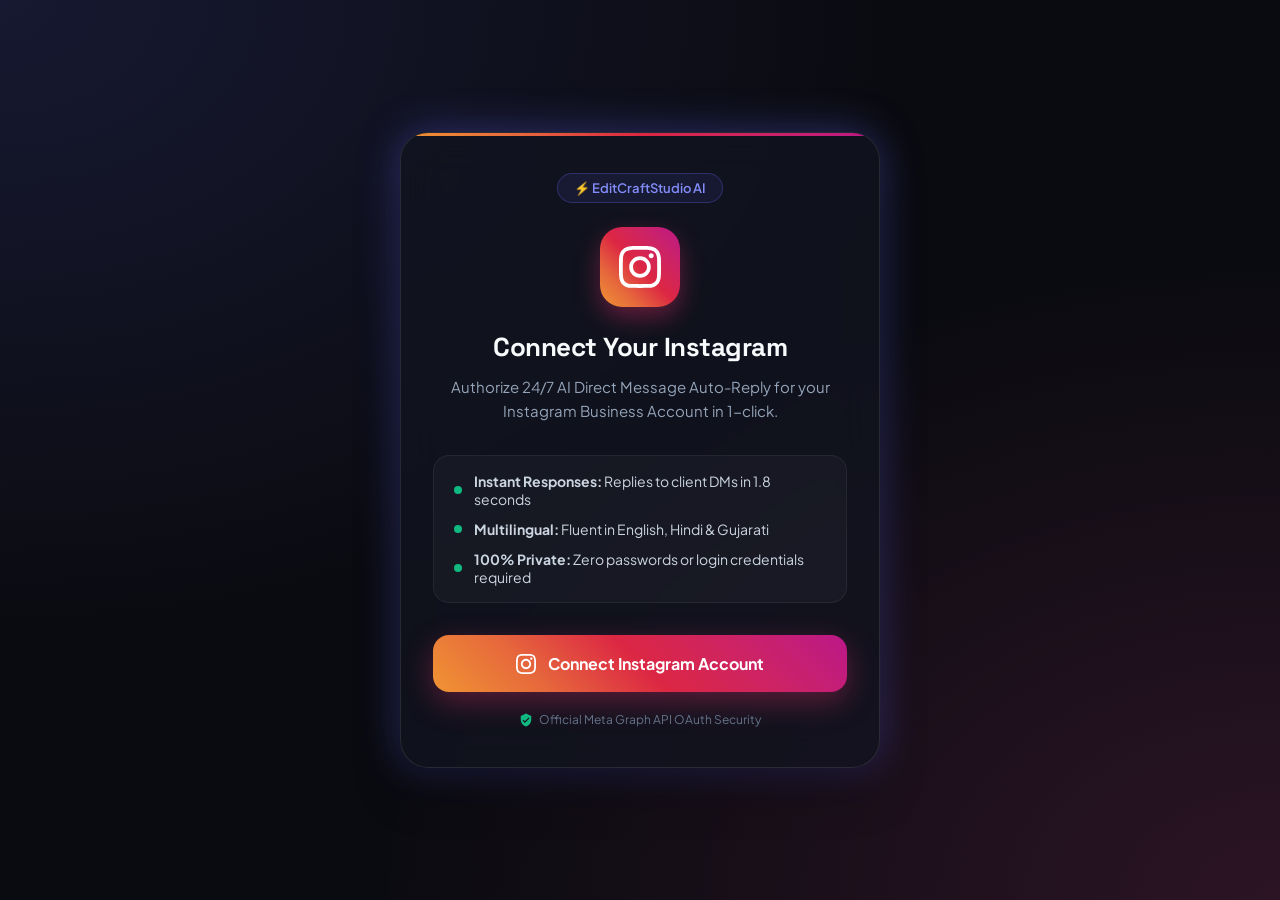
<file: connect.html>
<!DOCTYPE html>
<html lang="en">
<head>
    <meta charset="UTF-8">
    <meta name="viewport" content="width=device-width, initial-scale=1.0">
    <title>Connect Your Instagram | EditCraftStudio AI</title>
    <link rel="preconnect" href="https://fonts.googleapis.com">
    <link rel="preconnect" href="https://fonts.gstatic.com" crossorigin>
    <link href="https://fonts.googleapis.com/css2?family=Plus+Jakarta+Sans:wght@400;500;600;700;800&family=Space+Grotesk:wght@500;700&display=swap" rel="stylesheet">
    <style>
        :root {
            --bg-dark: #0a0b10;
            --card-bg: rgba(18, 20, 32, 0.75);
            --border-glass: rgba(255, 255, 255, 0.1);
            --primary-accent: #6366f1;
            --primary-glow: rgba(99, 102, 241, 0.4);
            --ig-gradient: linear-gradient(45deg, #f09433 0%, #e6683c 25%, #dc2743 50%, #cc2366 75%, #bc1888 100%);
            --text-main: #f8fafc;
            --text-muted: #94a3b8;
        }

        * {
            box-sizing: border-box;
            margin: 0;
            padding: 0;
            font-family: 'Plus Jakarta Sans', sans-serif;
        }

        body {
            background-color: var(--bg-dark);
            background-image: 
                radial-gradient(at 0% 0%, rgba(99, 102, 241, 0.15) 0px, transparent 50%),
                radial-gradient(at 100% 100%, rgba(236, 72, 153, 0.15) 0px, transparent 50%);
            color: var(--text-main);
            min-height: 100vh;
            display: flex;
            align-items: center;
            justify-content: center;
            padding: 24px;
        }

        .auth-container {
            max-width: 480px;
            width: 100%;
            background: var(--card-bg);
            border: 1px solid var(--border-glass);
            border-radius: 28px;
            padding: 40px 32px;
            backdrop-filter: blur(20px);
            -webkit-backdrop-filter: blur(20px);
            box-shadow: 0 25px 50px -12px rgba(0, 0, 0, 0.5), 0 0 40px var(--primary-glow);
            text-align: center;
            position: relative;
            overflow: hidden;
        }

        .auth-container::before {
            content: '';
            position: absolute;
            top: 0;
            left: 0;
            right: 0;
            height: 3px;
            background: var(--ig-gradient);
        }

        .logo-badge {
            display: inline-flex;
            align-items: center;
            gap: 8px;
            background: rgba(99, 102, 241, 0.1);
            border: 1px solid rgba(99, 102, 241, 0.3);
            padding: 6px 16px;
            border-radius: 9999px;
            font-size: 13px;
            font-weight: 600;
            color: #818cf8;
            margin-bottom: 24px;
        }

        .ig-icon-wrapper {
            width: 80px;
            height: 80px;
            border-radius: 22px;
            background: var(--ig-gradient);
            display: flex;
            align-items: center;
            justify-content: center;
            margin: 0 auto 24px;
            box-shadow: 0 10px 25px rgba(225, 48, 108, 0.4);
            animation: pulse-glow 3s infinite ease-in-out;
        }

        .ig-icon-wrapper svg {
            width: 42px;
            height: 42px;
            fill: white;
        }

        @keyframes pulse-glow {
            0%, 100% { transform: scale(1); }
            50% { transform: scale(1.05); }
        }

        h1 {
            font-family: 'Space Grotesk', sans-serif;
            font-size: 26px;
            font-weight: 700;
            line-height: 1.25;
            margin-bottom: 12px;
            letter-spacing: -0.5px;
        }

        p.subtitle {
            font-size: 15px;
            color: var(--text-muted);
            line-height: 1.6;
            margin-bottom: 32px;
        }

        .perks-list {
            text-align: left;
            background: rgba(255, 255, 255, 0.03);
            border: 1px solid rgba(255, 255, 255, 0.06);
            border-radius: 16px;
            padding: 16px 20px;
            margin-bottom: 32px;
        }

        .perk-item {
            display: flex;
            align-items: center;
            gap: 12px;
            font-size: 14px;
            color: #cbd5e1;
            margin-bottom: 12px;
        }

        .perk-item:last-child {
            margin-bottom: 0;
        }

        .perk-dot {
            width: 8px;
            height: 8px;
            border-radius: 50%;
            background: #10b981;
            flex-shrink: 0;
        }

        .btn-connect {
            display: flex;
            align-items: center;
            justify-content: center;
            gap: 12px;
            width: 100%;
            padding: 18px 24px;
            border-radius: 16px;
            background: var(--ig-gradient);
            color: white;
            text-decoration: none;
            font-size: 16px;
            font-weight: 700;
            box-shadow: 0 10px 30px rgba(225, 48, 108, 0.35);
            transition: all 0.3s cubic-bezier(0.16, 1, 0.3, 1);
            cursor: pointer;
            border: none;
        }

        .btn-connect:hover {
            transform: translateY(-2px);
            box-shadow: 0 15px 35px rgba(225, 48, 108, 0.5);
        }

        .btn-connect:active {
            transform: translateY(0);
        }

        .security-note {
            display: flex;
            align-items: center;
            justify-content: center;
            gap: 6px;
            font-size: 12px;
            color: #64748b;
            margin-top: 20px;
        }

        .security-note svg {
            width: 14px;
            height: 14px;
            fill: #10b981;
        }
    </style>
</head>
<body>
    <div class="auth-container">
        <div class="logo-badge">
            <span>⚡ EditCraftStudio AI</span>
        </div>

        <div class="ig-icon-wrapper">
            <svg viewBox="0 0 24 24"><path d="M12 2.163c3.204 0 3.584.012 4.85.07 3.252.148 4.771 1.691 4.919 4.919.058 1.265.069 1.645.069 4.849 0 3.205-.012 3.584-.069 4.849-.149 3.225-1.664 4.771-4.919 4.919-1.266.058-1.644.07-4.85.07-3.204 0-3.584-.012-4.849-.07-3.26-.149-4.771-1.699-4.919-4.92-.058-1.265-.07-1.644-.07-4.849 0-3.204.13-3.583.07-4.849.149-3.227 1.664-4.771 4.919-4.919 1.266-.057 1.645-.069 4.849-.069zm0-2.163c-3.259 0-3.667.014-4.947.072-4.358.2-6.78 2.618-6.98 6.98-.059 1.281-.073 1.689-.073 4.948 0 3.259.014 3.668.072 4.948.2 4.358 2.618 6.78 6.98 6.98 1.281.058 1.689.072 4.948.072 3.259 0 3.668-.014 4.948-.072 4.354-.2 6.782-2.618 6.979-6.98.059-1.28.073-1.689.073-4.948 0-3.259-.014-3.667-.072-4.947-.196-4.354-2.617-6.78-6.979-6.98-1.281-.059-1.69-.073-4.949-.073zm0 5.838c-3.403 0-6.162 2.759-6.162 6.162s2.759 6.163 6.162 6.163 6.162-2.759 6.162-6.163c0-3.403-2.759-6.162-6.162-6.162zm0 10.162c-2.209 0-4-1.79-4-4 0-2.209 1.791-4 4-4s4 1.791 4 4c0 2.21-1.791 4-4 4zm6.406-11.845c-.796 0-1.441.645-1.441 1.44s.645 1.44 1.441 1.44c.795 0 1.439-.645 1.439-1.44s-.644-1.44-1.439-1.44z"/></svg>
        </div>

        <h1>Connect Your Instagram</h1>
        <p class="subtitle">Authorize 24/7 AI Direct Message Auto-Reply for your Instagram Business Account in 1-click.</p>

        <div class="perks-list">
            <div class="perk-item">
                <span class="perk-dot"></span>
                <span><strong>Instant Responses:</strong> Replies to client DMs in 1.8 seconds</span>
            </div>
            <div class="perk-item">
                <span class="perk-dot"></span>
                <span><strong>Multilingual:</strong> Fluent in English, Hindi & Gujarati</span>
            </div>
            <div class="perk-item">
                <span class="perk-dot"></span>
                <span><strong>100% Private:</strong> Zero passwords or login credentials required</span>
            </div>
        </div>

        <a id="connectBtn" href="#" class="btn-connect">
            <svg viewBox="0 0 24 24" width="20" height="20" fill="currentColor"><path d="M12 2.163c3.204 0 3.584.012 4.85.07 3.252.148 4.771 1.691 4.919 4.919.058 1.265.069 1.645.069 4.849 0 3.205-.012 3.584-.069 4.849-.149 3.225-1.664 4.771-4.919 4.919-1.266.058-1.644.07-4.85.07-3.204 0-3.584-.012-4.849-.07-3.26-.149-4.771-1.699-4.919-4.92-.058-1.265-.07-1.644-.07-4.849 0-3.204.13-3.583.07-4.849.149-3.227 1.664-4.771 4.919-4.919 1.266-.057 1.645-.069 4.849-.069zm0-2.163c-3.259 0-3.667.014-4.947.072-4.358.2-6.78 2.618-6.98 6.98-.059 1.281-.073 1.689-.073 4.948 0 3.259.014 3.668.072 4.948.2 4.358 2.618 6.78 6.98 6.98 1.281.058 1.689.072 4.948.072 3.259 0 3.668-.014 4.948-.072 4.354-.2 6.782-2.618 6.979-6.98.059-1.28.073-1.689.073-4.948 0-3.259-.014-3.667-.072-4.947-.196-4.354-2.617-6.78-6.979-6.98-1.281-.059-1.69-.073-4.949-.073zm0 5.838c-3.403 0-6.162 2.759-6.162 6.162s2.759 6.163 6.162 6.163 6.162-2.759 6.162-6.163c0-3.403-2.759-6.162-6.162-6.162zm0 10.162c-2.209 0-4-1.79-4-4 0-2.209 1.791-4 4-4s4 1.791 4 4c0 2.21-1.791 4-4 4zm6.406-11.845c-.796 0-1.441.645-1.441 1.44s.645 1.44 1.441 1.44c.795 0 1.439-.645 1.439-1.44s-.644-1.44-1.439-1.44z"/></svg>
            <span>Connect Instagram Account</span>
        </a>

        <div class="security-note">
            <svg viewBox="0 0 24 24"><path d="M12 1L3 5v6c0 5.55 3.84 10.74 9 12 5.16-1.26 9-6.45 9-12V5l-9-4zm-2 16l-4-4 1.41-1.41L10 14.17l6.59-6.59L18 9l-8 8z"/></svg>
            <span>Official Meta Graph API OAuth Security</span>
        </div>
    </div>

    <script>
        const APP_ID = '1042434065498450';
        const REDIRECT_URI = encodeURIComponent('https://aaravsinh-rathod-portfolio-9.vercel.app/api/instagram-auth');
        const SCOPE = encodeURIComponent('instagram_business_basic,instagram_business_manage_messages');
        
        const oauthUrl = `https://www.instagram.com/oauth/authorize?enable_fb_login=0&force_authentication=1&client_id=${APP_ID}&redirect_uri=${REDIRECT_URI}&scope=${SCOPE}&response_type=code`;
        
        document.getElementById('connectBtn').href = oauthUrl;
    </script>
</body>
</html>
</file>
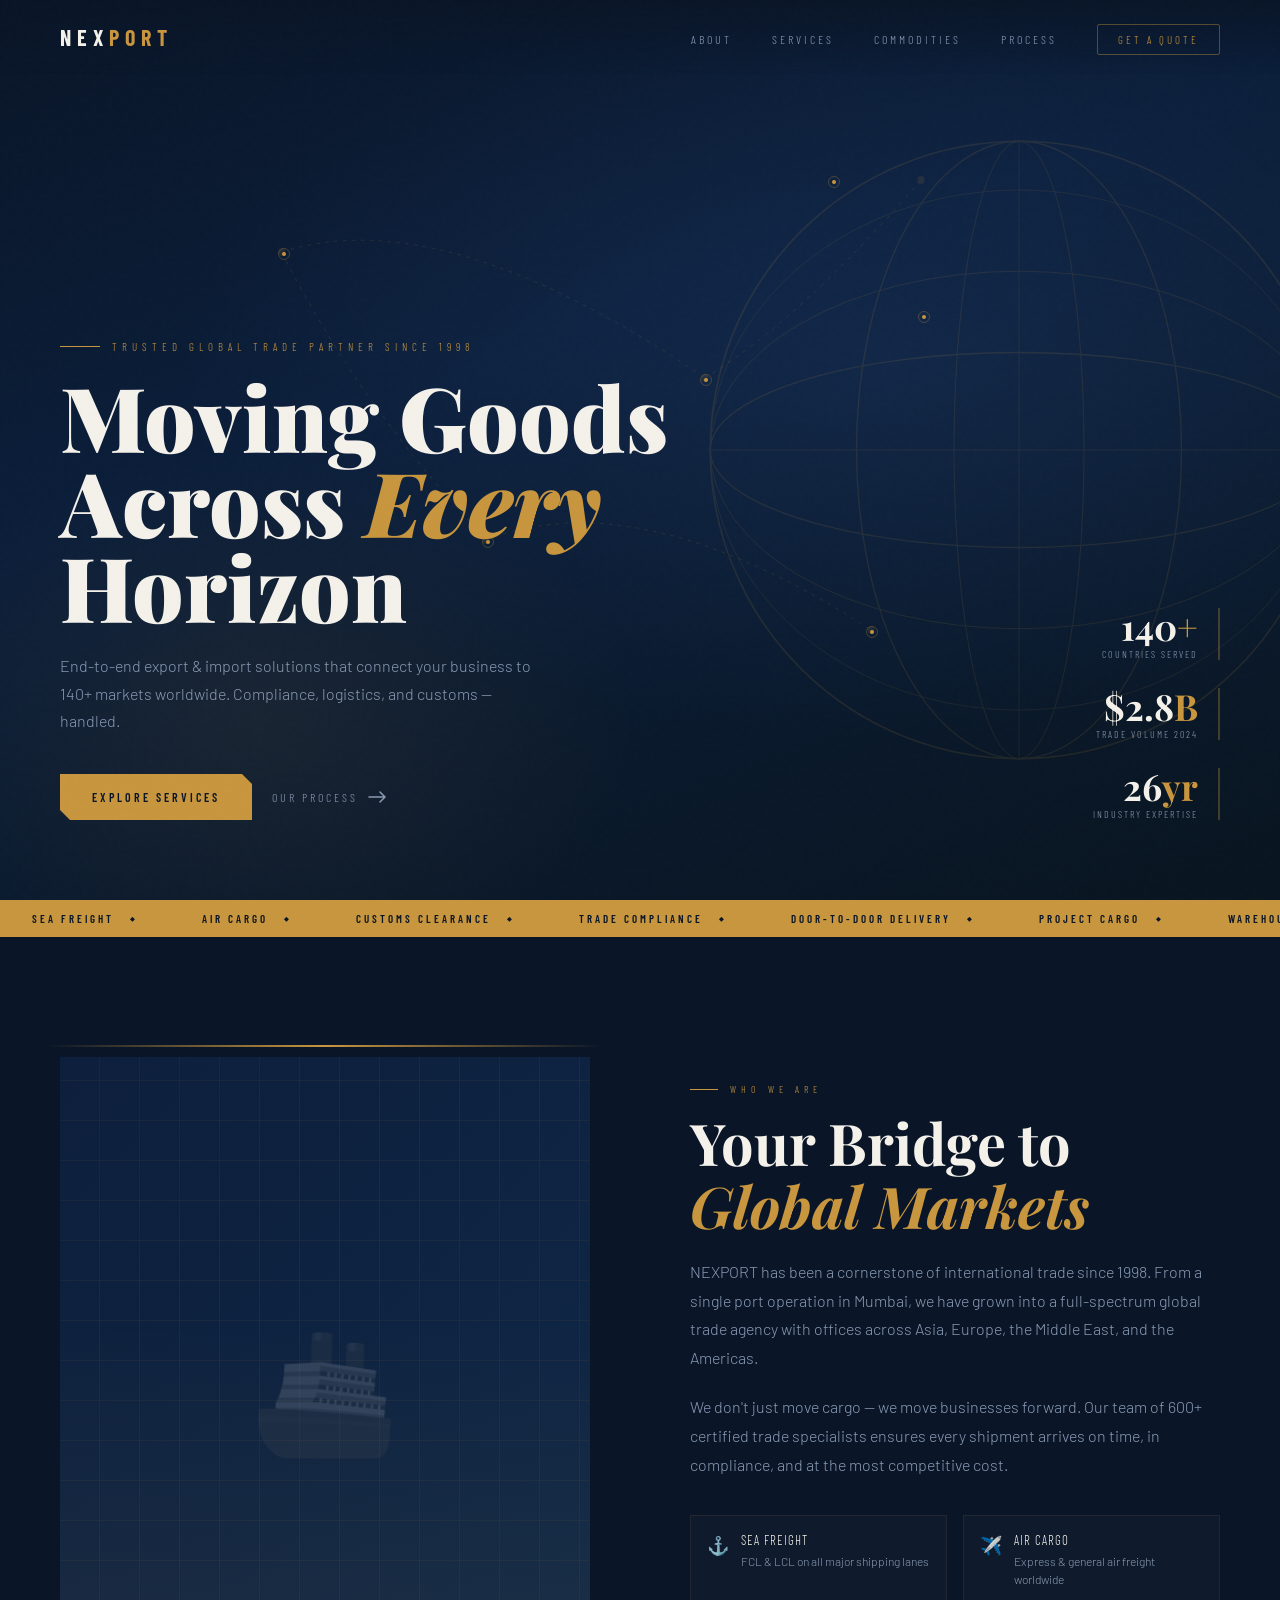
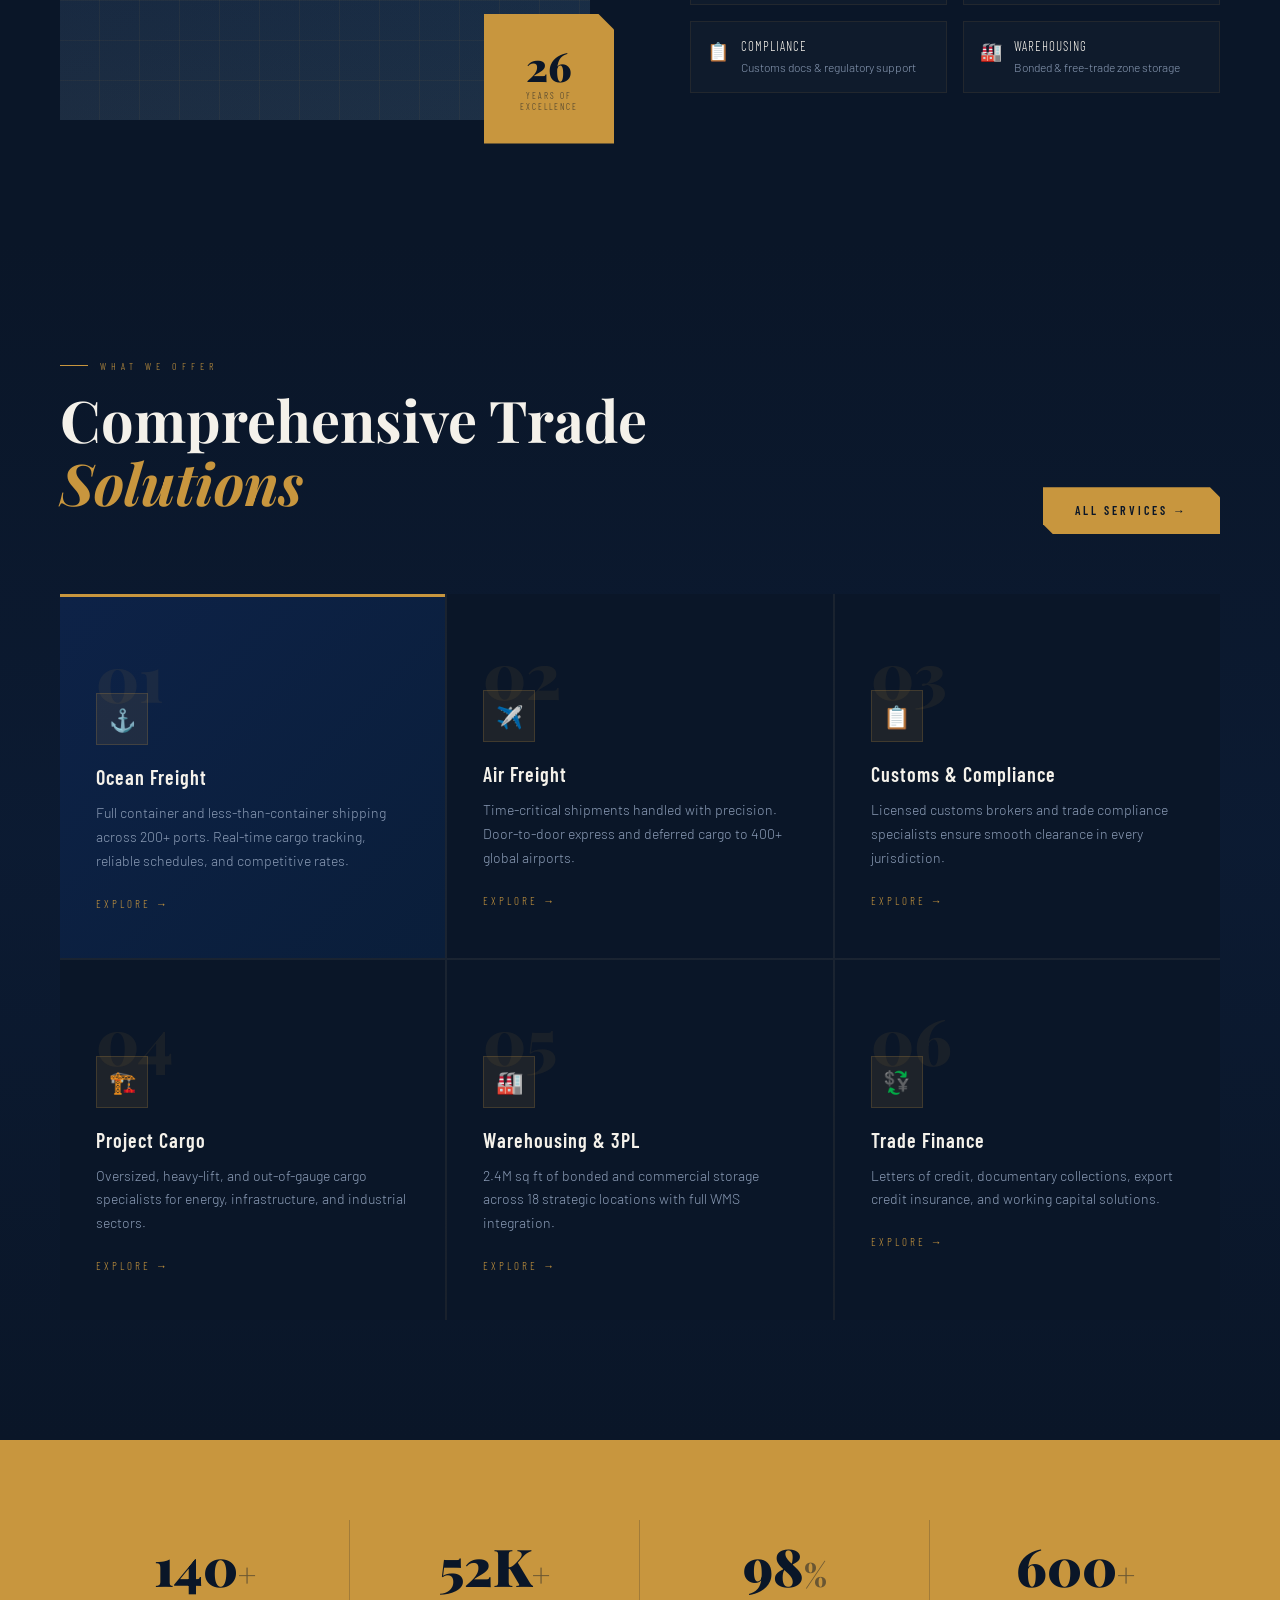
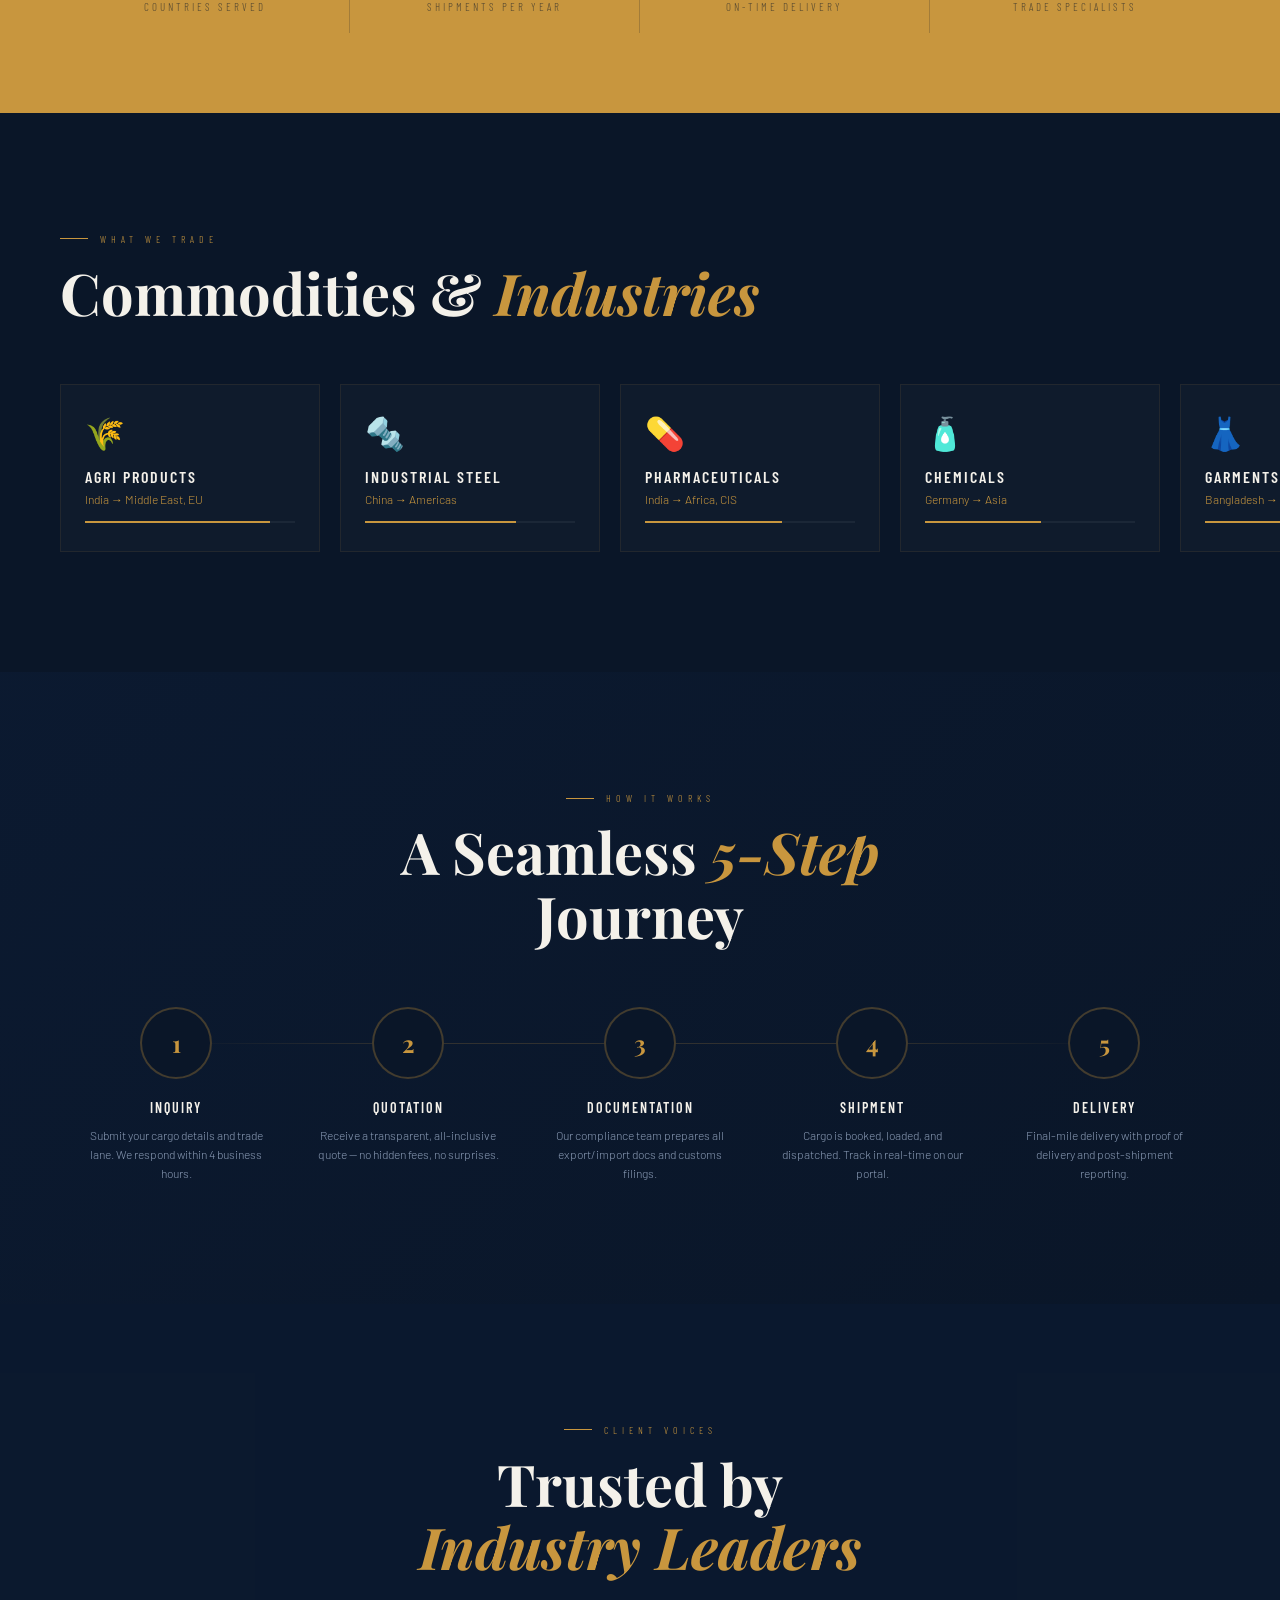
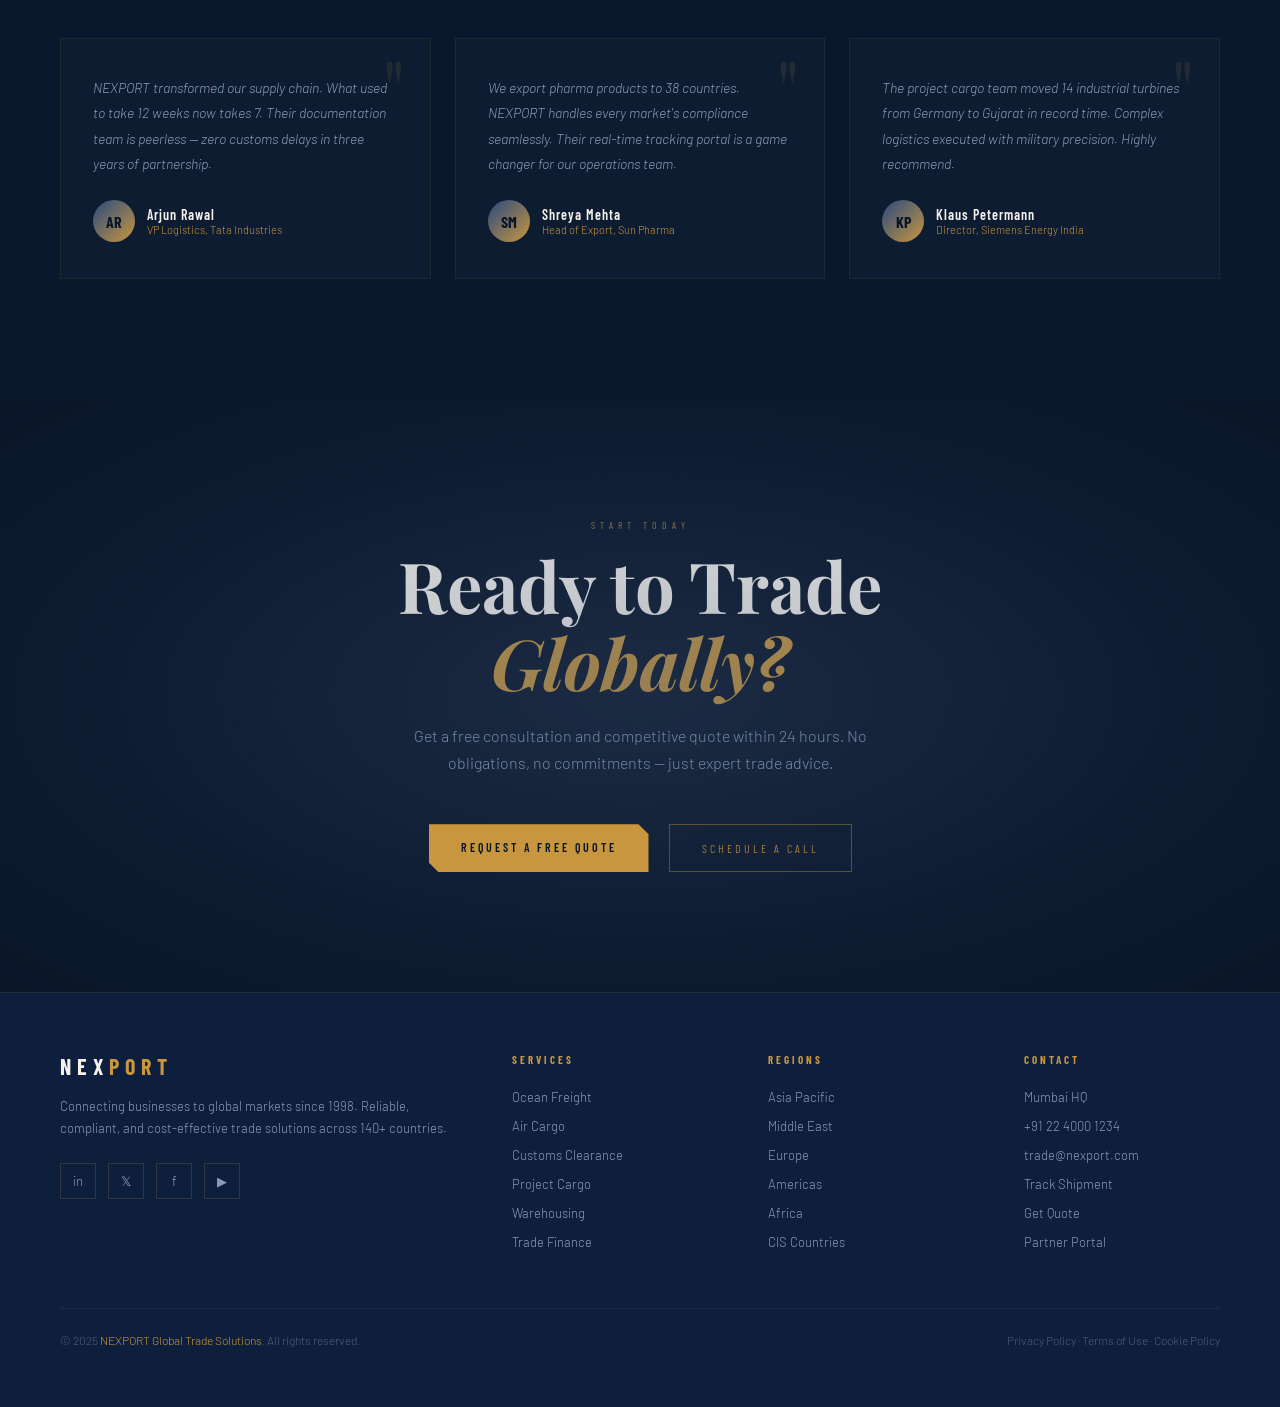
<file: nexport-agency.html>
<!DOCTYPE html>
<html lang="en">
<head>
<meta charset="UTF-8">
<meta name="viewport" content="width=device-width, initial-scale=1.0">
<title>NEXPORT — Global Trade Solutions</title>
<link href="https://fonts.googleapis.com/css2?family=Playfair+Display:wght@400;700;900&family=Barlow:wght@300;400;500;600&family=Barlow+Condensed:wght@300;400;600;700&display=swap" rel="stylesheet">
<style>
  :root {
    --navy: #0a1628;
    --deep: #0d1f3c;
    --gold: #c8963e;
    --gold-light: #e8b86d;
    --steel: #2a4a7f;
    --fog: #8a9bb5;
    --white: #f4f1ea;
    --cream: #ede8df;
    --text: #c8cdd8;
  }

  *, *::before, *::after { margin: 0; padding: 0; box-sizing: border-box; }

  html { scroll-behavior: smooth; }

  body {
    background: var(--navy);
    color: var(--text);
    font-family: 'Barlow', sans-serif;
    font-weight: 300;
    overflow-x: hidden;
  }

  /* ── NOISE OVERLAY ── */
  body::before {
    content: '';
    position: fixed;
    inset: 0;
    background-image: url("data:image/svg+xml,%3Csvg viewBox='0 0 200 200' xmlns='http://www.w3.org/2000/svg'%3E%3Cfilter id='n'%3E%3CfeTurbulence type='fractalNoise' baseFrequency='0.9' numOctaves='4' stitchTiles='stitch'/%3E%3C/filter%3E%3Crect width='100%25' height='100%25' filter='url(%23n)' opacity='0.04'/%3E%3C/svg%3E");
    pointer-events: none;
    z-index: 9999;
    opacity: 0.3;
  }

  /* ── NAV ── */
  nav {
    position: fixed;
    top: 0; left: 0; right: 0;
    z-index: 100;
    display: flex;
    align-items: center;
    justify-content: space-between;
    padding: 24px 60px;
    background: linear-gradient(to bottom, rgba(10,22,40,0.95), transparent);
    backdrop-filter: blur(2px);
  }

  .logo {
    font-family: 'Barlow Condensed', sans-serif;
    font-weight: 700;
    font-size: 22px;
    letter-spacing: 6px;
    color: var(--white);
    text-decoration: none;
  }

  .logo span { color: var(--gold); }

  nav ul {
    display: flex;
    gap: 40px;
    list-style: none;
  }

  nav ul a {
    font-family: 'Barlow Condensed', sans-serif;
    font-size: 12px;
    letter-spacing: 3px;
    text-transform: uppercase;
    color: var(--fog);
    text-decoration: none;
    transition: color 0.3s;
  }

  nav ul a:hover { color: var(--gold); }

  .nav-cta {
    font-family: 'Barlow Condensed', sans-serif;
    font-size: 11px;
    letter-spacing: 3px;
    text-transform: uppercase;
    color: var(--gold) !important;
    border: 1px solid rgba(200,150,62,0.4);
    padding: 8px 20px;
    border-radius: 2px;
    transition: all 0.3s !important;
  }

  .nav-cta:hover {
    background: var(--gold) !important;
    color: var(--navy) !important;
  }

  /* ── HERO ── */
  #hero {
    position: relative;
    height: 100vh;
    display: flex;
    align-items: flex-end;
    padding: 0 60px 80px;
    overflow: hidden;
  }

  .hero-bg {
    position: absolute;
    inset: 0;
    background:
      radial-gradient(ellipse 80% 60% at 70% 40%, rgba(42,74,127,0.25) 0%, transparent 70%),
      radial-gradient(ellipse 50% 50% at 20% 80%, rgba(200,150,62,0.08) 0%, transparent 60%),
      linear-gradient(160deg, var(--navy) 0%, #0b1e3a 40%, #091520 100%);
  }

  /* Animated globe lines */
  .globe-lines {
    position: absolute;
    right: -5%;
    top: 50%;
    transform: translateY(-50%);
    width: 650px;
    height: 650px;
    opacity: 0.12;
    animation: rotateSlow 40s linear infinite;
  }

  @keyframes rotateSlow {
    from { transform: translateY(-50%) rotate(0deg); }
    to   { transform: translateY(-50%) rotate(360deg); }
  }

  /* Floating route dots */
  .route-dots {
    position: absolute;
    inset: 0;
    pointer-events: none;
  }

  .dot {
    position: absolute;
    width: 4px;
    height: 4px;
    border-radius: 50%;
    background: var(--gold);
    animation: pulse 3s ease-in-out infinite;
  }

  .dot::after {
    content: '';
    position: absolute;
    inset: -4px;
    border-radius: 50%;
    border: 1px solid rgba(200,150,62,0.3);
    animation: ripple 3s ease-in-out infinite;
  }

  @keyframes pulse {
    0%,100% { opacity:0.4; transform: scale(1); }
    50% { opacity:1; transform: scale(1.4); }
  }

  @keyframes ripple {
    0% { transform: scale(1); opacity: 0.6; }
    100% { transform: scale(3); opacity: 0; }
  }

  .d1 { top: 28%; left: 22%; animation-delay: 0s; }
  .d2 { top: 42%; left: 55%; animation-delay: 0.8s; }
  .d3 { top: 35%; left: 72%; animation-delay: 1.6s; }
  .d4 { top: 60%; left: 38%; animation-delay: 2.2s; }
  .d5 { top: 20%; left: 65%; animation-delay: 1.1s; }
  .d6 { top: 70%; left: 68%; animation-delay: 0.4s; }

  /* Connecting lines SVG */
  .route-svg {
    position: absolute;
    inset: 0;
    width: 100%;
    height: 100%;
    pointer-events: none;
    opacity: 0.15;
  }

  .hero-content {
    position: relative;
    z-index: 2;
    max-width: 700px;
    animation: fadeUp 1s ease 0.2s both;
  }

  @keyframes fadeUp {
    from { opacity: 0; transform: translateY(40px); }
    to   { opacity: 1; transform: translateY(0); }
  }

  .hero-eyebrow {
    font-family: 'Barlow Condensed', sans-serif;
    font-size: 11px;
    letter-spacing: 5px;
    text-transform: uppercase;
    color: var(--gold);
    margin-bottom: 20px;
    display: flex;
    align-items: center;
    gap: 12px;
  }

  .hero-eyebrow::before {
    content: '';
    display: block;
    width: 40px;
    height: 1px;
    background: var(--gold);
  }

  h1 {
    font-family: 'Playfair Display', serif;
    font-size: clamp(52px, 7vw, 90px);
    font-weight: 900;
    line-height: 0.95;
    color: var(--white);
    margin-bottom: 24px;
  }

  h1 em {
    font-style: italic;
    color: var(--gold);
  }

  .hero-sub {
    font-size: 16px;
    line-height: 1.7;
    color: var(--fog);
    max-width: 480px;
    margin-bottom: 40px;
  }

  .hero-actions {
    display: flex;
    gap: 20px;
    align-items: center;
  }

  .btn-primary {
    font-family: 'Barlow Condensed', sans-serif;
    font-size: 12px;
    letter-spacing: 3px;
    text-transform: uppercase;
    background: var(--gold);
    color: var(--navy);
    padding: 16px 32px;
    border: none;
    cursor: pointer;
    font-weight: 600;
    text-decoration: none;
    transition: all 0.3s;
    clip-path: polygon(0 0, calc(100% - 10px) 0, 100% 10px, 100% 100%, 10px 100%, 0 calc(100% - 10px));
  }

  .btn-primary:hover {
    background: var(--gold-light);
    transform: translateY(-2px);
  }

  .btn-ghost {
    font-family: 'Barlow Condensed', sans-serif;
    font-size: 12px;
    letter-spacing: 3px;
    text-transform: uppercase;
    color: var(--fog);
    text-decoration: none;
    display: flex;
    align-items: center;
    gap: 10px;
    transition: color 0.3s;
  }

  .btn-ghost:hover { color: var(--white); }

  .btn-ghost svg { transition: transform 0.3s; }
  .btn-ghost:hover svg { transform: translateX(4px); }

  .hero-stats {
    position: absolute;
    right: 60px;
    bottom: 80px;
    display: flex;
    flex-direction: column;
    gap: 28px;
    z-index: 2;
    animation: fadeUp 1s ease 0.5s both;
  }

  .stat-item {
    text-align: right;
    border-right: 2px solid rgba(200,150,62,0.3);
    padding-right: 20px;
  }

  .stat-num {
    font-family: 'Playfair Display', serif;
    font-size: 36px;
    font-weight: 700;
    color: var(--white);
    line-height: 1;
  }

  .stat-num span { color: var(--gold); }

  .stat-label {
    font-family: 'Barlow Condensed', sans-serif;
    font-size: 10px;
    letter-spacing: 2px;
    text-transform: uppercase;
    color: var(--fog);
    margin-top: 4px;
  }

  /* ── TICKER ── */
  .ticker {
    background: var(--gold);
    padding: 12px 0;
    overflow: hidden;
    display: flex;
  }

  .ticker-track {
    display: flex;
    gap: 0;
    animation: ticker 30s linear infinite;
    white-space: nowrap;
  }

  @keyframes ticker {
    from { transform: translateX(0); }
    to   { transform: translateX(-50%); }
  }

  .ticker-item {
    font-family: 'Barlow Condensed', sans-serif;
    font-size: 11px;
    letter-spacing: 3px;
    text-transform: uppercase;
    color: var(--navy);
    font-weight: 600;
    padding: 0 32px;
    display: flex;
    align-items: center;
    gap: 16px;
  }

  .ticker-item::after {
    content: '◆';
    font-size: 6px;
  }

  /* ── SECTION COMMONS ── */
  section { padding: 120px 60px; }

  .section-tag {
    font-family: 'Barlow Condensed', sans-serif;
    font-size: 10px;
    letter-spacing: 5px;
    text-transform: uppercase;
    color: var(--gold);
    margin-bottom: 16px;
    display: flex;
    align-items: center;
    gap: 12px;
  }

  .section-tag::before {
    content: '';
    display: block;
    width: 28px;
    height: 1px;
    background: var(--gold);
  }

  h2 {
    font-family: 'Playfair Display', serif;
    font-size: clamp(36px, 4.5vw, 58px);
    font-weight: 700;
    color: var(--white);
    line-height: 1.1;
    margin-bottom: 20px;
  }

  h2 em { font-style: italic; color: var(--gold); }

  /* ── ABOUT ── */
  #about {
    display: grid;
    grid-template-columns: 1fr 1fr;
    gap: 100px;
    align-items: center;
  }

  .about-visual {
    position: relative;
  }

  .about-img-wrap {
    position: relative;
    width: 100%;
    aspect-ratio: 4/5;
    background: linear-gradient(135deg, var(--deep) 0%, #0f2847 100%);
    overflow: hidden;
  }

  .about-img-wrap::before {
    content: '';
    position: absolute;
    inset: 0;
    background:
      repeating-linear-gradient(90deg, transparent, transparent 39px, rgba(200,150,62,0.06) 39px, rgba(200,150,62,0.06) 40px),
      repeating-linear-gradient(0deg, transparent, transparent 39px, rgba(200,150,62,0.06) 39px, rgba(200,150,62,0.06) 40px);
  }

  .about-img-wrap::after {
    content: '';
    position: absolute;
    bottom: 0; left: 0; right: 0;
    height: 60%;
    background: linear-gradient(to top, rgba(200,150,62,0.08), transparent);
  }

  .about-ship {
    position: absolute;
    inset: 0;
    display: flex;
    align-items: center;
    justify-content: center;
    font-size: 120px;
    opacity: 0.15;
    filter: grayscale(1);
  }

  .about-badge {
    position: absolute;
    bottom: -24px;
    right: -24px;
    width: 130px;
    height: 130px;
    background: var(--gold);
    display: flex;
    flex-direction: column;
    align-items: center;
    justify-content: center;
    clip-path: polygon(0 0, calc(100% - 16px) 0, 100% 16px, 100% 100%, 0 100%);
  }

  .about-badge .num {
    font-family: 'Playfair Display', serif;
    font-size: 40px;
    font-weight: 900;
    color: var(--navy);
    line-height: 1;
  }

  .about-badge .lbl {
    font-family: 'Barlow Condensed', sans-serif;
    font-size: 9px;
    letter-spacing: 2px;
    text-transform: uppercase;
    color: var(--navy);
    opacity: 0.7;
    text-align: center;
    margin-top: 4px;
  }

  .about-border-top {
    position: absolute;
    top: -12px; left: -12px; right: -12px;
    height: 2px;
    background: linear-gradient(90deg, transparent, var(--gold), transparent);
  }

  .about-text p {
    font-size: 16px;
    line-height: 1.8;
    color: var(--fog);
    margin-bottom: 20px;
  }

  .about-features {
    margin-top: 36px;
    display: grid;
    grid-template-columns: 1fr 1fr;
    gap: 16px;
  }

  .feat-item {
    display: flex;
    align-items: flex-start;
    gap: 12px;
    padding: 16px;
    background: rgba(255,255,255,0.02);
    border: 1px solid rgba(200,150,62,0.1);
    transition: border-color 0.3s, background 0.3s;
  }

  .feat-item:hover {
    border-color: rgba(200,150,62,0.3);
    background: rgba(200,150,62,0.04);
  }

  .feat-icon {
    color: var(--gold);
    font-size: 18px;
    flex-shrink: 0;
    margin-top: 2px;
  }

  .feat-title {
    font-family: 'Barlow Condensed', sans-serif;
    font-size: 13px;
    letter-spacing: 1px;
    text-transform: uppercase;
    color: var(--white);
    margin-bottom: 4px;
  }

  .feat-desc {
    font-size: 12px;
    color: var(--fog);
    line-height: 1.5;
  }

  /* ── SERVICES ── */
  #services {
    background: linear-gradient(180deg, transparent, rgba(13,31,60,0.5), transparent);
  }

  .services-header {
    display: flex;
    justify-content: space-between;
    align-items: flex-end;
    margin-bottom: 60px;
  }

  .services-grid {
    display: grid;
    grid-template-columns: repeat(3, 1fr);
    gap: 2px;
    background: rgba(200,150,62,0.08);
  }

  .service-card {
    background: var(--navy);
    padding: 48px 36px;
    position: relative;
    overflow: hidden;
    cursor: pointer;
    transition: background 0.4s;
  }

  .service-card::before {
    content: '';
    position: absolute;
    bottom: 0; left: 0; right: 0;
    height: 3px;
    background: var(--gold);
    transform: scaleX(0);
    transform-origin: left;
    transition: transform 0.4s;
  }

  .service-card:hover { background: rgba(13,31,60,0.8); }
  .service-card:hover::before { transform: scaleX(1); }

  .service-card.featured {
    background: linear-gradient(135deg, #0d2247 0%, #0a1e3a 100%);
    border-top: 3px solid var(--gold);
  }

  .service-num {
    font-family: 'Playfair Display', serif;
    font-size: 64px;
    font-weight: 900;
    color: rgba(200,150,62,0.08);
    line-height: 1;
    margin-bottom: -16px;
    transition: color 0.4s;
  }

  .service-card:hover .service-num { color: rgba(200,150,62,0.15); }

  .service-icon-wrap {
    width: 52px;
    height: 52px;
    background: rgba(200,150,62,0.1);
    border: 1px solid rgba(200,150,62,0.2);
    display: flex;
    align-items: center;
    justify-content: center;
    font-size: 22px;
    margin-bottom: 20px;
    transition: background 0.3s;
  }

  .service-card:hover .service-icon-wrap { background: rgba(200,150,62,0.2); }

  .service-name {
    font-family: 'Barlow Condensed', sans-serif;
    font-size: 20px;
    font-weight: 600;
    letter-spacing: 1px;
    color: var(--white);
    margin-bottom: 12px;
  }

  .service-desc {
    font-size: 14px;
    line-height: 1.7;
    color: var(--fog);
    margin-bottom: 24px;
  }

  .service-link {
    font-family: 'Barlow Condensed', sans-serif;
    font-size: 11px;
    letter-spacing: 3px;
    text-transform: uppercase;
    color: var(--gold);
    text-decoration: none;
    display: flex;
    align-items: center;
    gap: 8px;
    transition: gap 0.3s;
  }

  .service-link:hover { gap: 14px; }

  /* ── NUMBERS BANNER ── */
  #numbers {
    padding: 80px 60px;
    background: var(--gold);
    display: grid;
    grid-template-columns: repeat(4, 1fr);
    gap: 0;
  }

  .num-item {
    padding: 20px 40px;
    border-right: 1px solid rgba(10,22,40,0.2);
    text-align: center;
  }

  .num-item:last-child { border-right: none; }

  .num-val {
    font-family: 'Playfair Display', serif;
    font-size: 52px;
    font-weight: 900;
    color: var(--navy);
    line-height: 1;
  }

  .num-unit {
    color: rgba(10,22,40,0.5);
    font-size: 32px;
  }

  .num-lbl {
    font-family: 'Barlow Condensed', sans-serif;
    font-size: 11px;
    letter-spacing: 3px;
    text-transform: uppercase;
    color: rgba(10,22,40,0.6);
    margin-top: 8px;
  }

  /* ── COMMODITIES ── */
  #commodities { overflow: hidden; }

  .comm-header {
    margin-bottom: 60px;
  }

  .commodity-scroll {
    display: flex;
    gap: 20px;
    animation: scrollLeft 25s linear infinite;
    width: max-content;
  }

  @keyframes scrollLeft {
    from { transform: translateX(0); }
    to   { transform: translateX(-50%); }
  }

  .comm-card {
    width: 260px;
    flex-shrink: 0;
    background: rgba(255,255,255,0.02);
    border: 1px solid rgba(200,150,62,0.1);
    padding: 28px 24px;
    transition: border-color 0.3s;
  }

  .comm-card:hover { border-color: rgba(200,150,62,0.35); }

  .comm-emoji { font-size: 32px; margin-bottom: 14px; }

  .comm-name {
    font-family: 'Barlow Condensed', sans-serif;
    font-size: 16px;
    font-weight: 600;
    letter-spacing: 2px;
    text-transform: uppercase;
    color: var(--white);
    margin-bottom: 6px;
  }

  .comm-origin {
    font-size: 12px;
    color: var(--gold);
    margin-bottom: 10px;
  }

  .comm-bar-wrap {
    height: 2px;
    background: rgba(255,255,255,0.05);
    margin-top: 14px;
  }

  .comm-bar {
    height: 100%;
    background: var(--gold);
  }

  /* ── PROCESS ── */
  #process {
    background: linear-gradient(135deg, rgba(13,31,60,0.4), transparent);
  }

  .process-grid {
    display: grid;
    grid-template-columns: repeat(5, 1fr);
    gap: 0;
    margin-top: 60px;
    position: relative;
  }

  .process-grid::before {
    content: '';
    position: absolute;
    top: 36px;
    left: 10%;
    right: 10%;
    height: 1px;
    background: linear-gradient(90deg, transparent, var(--gold), var(--gold), var(--gold), transparent);
    opacity: 0.2;
  }

  .step {
    padding: 0 24px;
    text-align: center;
  }

  .step-circle {
    width: 72px;
    height: 72px;
    border: 2px solid rgba(200,150,62,0.3);
    border-radius: 50%;
    display: flex;
    align-items: center;
    justify-content: center;
    font-family: 'Playfair Display', serif;
    font-size: 24px;
    font-weight: 700;
    color: var(--gold);
    margin: 0 auto 20px;
    background: var(--navy);
    position: relative;
    z-index: 1;
    transition: all 0.3s;
  }

  .step:hover .step-circle {
    border-color: var(--gold);
    background: rgba(200,150,62,0.1);
    transform: scale(1.1);
  }

  .step-title {
    font-family: 'Barlow Condensed', sans-serif;
    font-size: 14px;
    font-weight: 600;
    letter-spacing: 2px;
    text-transform: uppercase;
    color: var(--white);
    margin-bottom: 10px;
  }

  .step-desc {
    font-size: 12px;
    line-height: 1.6;
    color: var(--fog);
  }

  /* ── TESTIMONIALS ── */
  #testimonials { background: rgba(13,31,60,0.3); }

  .testi-grid {
    display: grid;
    grid-template-columns: repeat(3, 1fr);
    gap: 24px;
    margin-top: 60px;
  }

  .testi-card {
    padding: 36px 32px;
    border: 1px solid rgba(200,150,62,0.1);
    position: relative;
    background: rgba(255,255,255,0.015);
    transition: border-color 0.3s, transform 0.3s;
  }

  .testi-card:hover {
    border-color: rgba(200,150,62,0.25);
    transform: translateY(-4px);
  }

  .quote-mark {
    font-family: 'Playfair Display', serif;
    font-size: 80px;
    color: rgba(200,150,62,0.12);
    line-height: 0.6;
    margin-bottom: 16px;
    position: absolute;
    top: 24px;
    right: 24px;
  }

  .testi-text {
    font-size: 14px;
    line-height: 1.8;
    color: var(--fog);
    margin-bottom: 24px;
    font-style: italic;
  }

  .testi-author {
    display: flex;
    align-items: center;
    gap: 12px;
  }

  .testi-avatar {
    width: 42px;
    height: 42px;
    background: linear-gradient(135deg, var(--steel), var(--gold));
    border-radius: 50%;
    display: flex;
    align-items: center;
    justify-content: center;
    font-family: 'Barlow Condensed', sans-serif;
    font-weight: 700;
    color: var(--navy);
    font-size: 16px;
  }

  .testi-name {
    font-family: 'Barlow Condensed', sans-serif;
    font-size: 14px;
    font-weight: 600;
    letter-spacing: 1px;
    color: var(--white);
  }

  .testi-co {
    font-size: 11px;
    color: var(--gold);
  }

  /* ── CTA ── */
  #cta {
    text-align: center;
    padding: 120px 60px;
    position: relative;
    overflow: hidden;
  }

  #cta::before {
    content: '';
    position: absolute;
    inset: 0;
    background:
      radial-gradient(ellipse 70% 70% at 50% 50%, rgba(42,74,127,0.3), transparent),
      radial-gradient(ellipse 40% 40% at 50% 50%, rgba(200,150,62,0.06), transparent);
  }

  #cta .section-tag { justify-content: center; }
  #cta .section-tag::before { display: none; }

  #cta h2 {
    font-size: clamp(42px, 5.5vw, 72px);
    max-width: 700px;
    margin: 0 auto 20px;
  }

  #cta p {
    font-size: 16px;
    color: var(--fog);
    max-width: 480px;
    margin: 0 auto 48px;
    line-height: 1.7;
  }

  .cta-buttons {
    display: flex;
    gap: 20px;
    justify-content: center;
    position: relative;
  }

  .btn-outline {
    font-family: 'Barlow Condensed', sans-serif;
    font-size: 12px;
    letter-spacing: 3px;
    text-transform: uppercase;
    color: var(--gold);
    border: 1px solid rgba(200,150,62,0.4);
    padding: 16px 32px;
    text-decoration: none;
    transition: all 0.3s;
    background: transparent;
    cursor: pointer;
  }

  .btn-outline:hover {
    border-color: var(--gold);
    background: rgba(200,150,62,0.08);
  }

  /* ── FOOTER ── */
  footer {
    background: var(--deep);
    border-top: 1px solid rgba(200,150,62,0.1);
    padding: 60px;
  }

  .footer-grid {
    display: grid;
    grid-template-columns: 2fr 1fr 1fr 1fr;
    gap: 60px;
    margin-bottom: 48px;
  }

  .footer-brand .logo { display: block; margin-bottom: 16px; }

  .footer-brand p {
    font-size: 13px;
    line-height: 1.7;
    color: var(--fog);
    margin-bottom: 24px;
  }

  .social-row {
    display: flex;
    gap: 12px;
  }

  .social-btn {
    width: 36px;
    height: 36px;
    border: 1px solid rgba(200,150,62,0.2);
    display: flex;
    align-items: center;
    justify-content: center;
    color: var(--fog);
    text-decoration: none;
    font-size: 13px;
    transition: all 0.3s;
  }

  .social-btn:hover {
    border-color: var(--gold);
    color: var(--gold);
  }

  .footer-col h4 {
    font-family: 'Barlow Condensed', sans-serif;
    font-size: 11px;
    letter-spacing: 3px;
    text-transform: uppercase;
    color: var(--gold);
    margin-bottom: 20px;
  }

  .footer-col ul { list-style: none; }
  .footer-col ul li { margin-bottom: 10px; }

  .footer-col ul a {
    font-size: 13px;
    color: var(--fog);
    text-decoration: none;
    transition: color 0.3s;
  }

  .footer-col ul a:hover { color: var(--white); }

  .footer-bottom {
    border-top: 1px solid rgba(255,255,255,0.05);
    padding-top: 24px;
    display: flex;
    justify-content: space-between;
    align-items: center;
  }

  .footer-bottom p {
    font-size: 12px;
    color: rgba(138,155,181,0.5);
  }

  .footer-bottom span { color: var(--gold); }

  /* ── SCROLL ANIMATIONS ── */
  .reveal {
    opacity: 0;
    transform: translateY(30px);
    transition: opacity 0.7s ease, transform 0.7s ease;
  }

  .reveal.visible {
    opacity: 1;
    transform: translateY(0);
  }

  /* ── RESPONSIVE ── */
  @media (max-width: 900px) {
    nav { padding: 20px 24px; }
    nav ul { display: none; }
    section { padding: 80px 24px; }
    #hero { padding: 0 24px 60px; }
    h1 { font-size: 48px; }
    .hero-stats { display: none; }
    #about { grid-template-columns: 1fr; gap: 48px; }
    .services-grid { grid-template-columns: 1fr; }
    #numbers { grid-template-columns: 1fr 1fr; }
    .process-grid { grid-template-columns: 1fr 1fr; gap: 32px; }
    .process-grid::before { display: none; }
    .testi-grid { grid-template-columns: 1fr; }
    .footer-grid { grid-template-columns: 1fr 1fr; gap: 32px; }
    .services-header { flex-direction: column; align-items: flex-start; gap: 24px; }
  }
</style>
</head>
<body>

<!-- NAV -->
<nav>
  <a href="#" class="logo">NEX<span>PORT</span></a>
  <ul>
    <li><a href="#about">About</a></li>
    <li><a href="#services">Services</a></li>
    <li><a href="#commodities">Commodities</a></li>
    <li><a href="#process">Process</a></li>
    <li><a href="#cta" class="nav-cta">Get a Quote</a></li>
  </ul>
</nav>

<!-- HERO -->
<section id="hero">
  <div class="hero-bg"></div>

  <!-- Globe wireframe -->
  <svg class="globe-lines" viewBox="0 0 400 400" fill="none" xmlns="http://www.w3.org/2000/svg">
    <circle cx="200" cy="200" r="190" stroke="#c8963e" stroke-width="1"/>
    <ellipse cx="200" cy="200" rx="100" ry="190" stroke="#c8963e" stroke-width="0.8"/>
    <ellipse cx="200" cy="200" rx="40" ry="190" stroke="#c8963e" stroke-width="0.6"/>
    <ellipse cx="200" cy="200" rx="190" ry="60" stroke="#c8963e" stroke-width="0.8"/>
    <ellipse cx="200" cy="200" rx="190" ry="110" stroke="#c8963e" stroke-width="0.6"/>
    <ellipse cx="200" cy="200" rx="190" ry="160" stroke="#c8963e" stroke-width="0.5"/>
    <line x1="10" y1="200" x2="390" y2="200" stroke="#c8963e" stroke-width="0.5"/>
    <line x1="200" y1="10" x2="200" y2="390" stroke="#c8963e" stroke-width="0.5"/>
  </svg>

  <!-- Route dots -->
  <div class="route-dots">
    <div class="dot d1"></div>
    <div class="dot d2"></div>
    <div class="dot d3"></div>
    <div class="dot d4"></div>
    <div class="dot d5"></div>
    <div class="dot d6"></div>
  </div>

  <!-- SVG connecting lines -->
  <svg class="route-svg" viewBox="0 0 1440 900" preserveAspectRatio="none">
    <path d="M 317 252 Q 500 200 793 378" stroke="#c8963e" stroke-width="1" fill="none" stroke-dasharray="4 6"/>
    <path d="M 793 378 Q 900 320 1036 180" stroke="#c8963e" stroke-width="1" fill="none" stroke-dasharray="4 6"/>
    <path d="M 317 252 Q 400 400 547 540" stroke="#c8963e" stroke-width="1" fill="none" stroke-dasharray="4 6"/>
    <path d="M 547 540 Q 720 480 980 630" stroke="#c8963e" stroke-width="1" fill="none" stroke-dasharray="4 6"/>
    <circle cx="317" cy="252" r="4" fill="#c8963e" opacity="0.8"/>
    <circle cx="793" cy="378" r="4" fill="#c8963e" opacity="0.8"/>
    <circle cx="1036" cy="180" r="4" fill="#c8963e" opacity="0.8"/>
    <circle cx="547" cy="540" r="4" fill="#c8963e" opacity="0.8"/>
    <circle cx="980" cy="630" r="4" fill="#c8963e" opacity="0.8"/>
  </svg>

  <div class="hero-content">
    <p class="hero-eyebrow">Trusted Global Trade Partner Since 1998</p>
    <h1>Moving Goods<br>Across <em>Every</em><br>Horizon</h1>
    <p class="hero-sub">End-to-end export & import solutions that connect your business to 140+ markets worldwide. Compliance, logistics, and customs — handled.</p>
    <div class="hero-actions">
      <a href="#services" class="btn-primary">Explore Services</a>
      <a href="#process" class="btn-ghost">
        Our Process
        <svg width="18" height="12" viewBox="0 0 18 12" fill="none">
          <path d="M1 6H17M12 1l5 5-5 5" stroke="#8a9bb5" stroke-width="1.5" stroke-linecap="round"/>
        </svg>
      </a>
    </div>
  </div>

  <div class="hero-stats">
    <div class="stat-item">
      <div class="stat-num">140<span>+</span></div>
      <div class="stat-label">Countries Served</div>
    </div>
    <div class="stat-item">
      <div class="stat-num">$2.8<span>B</span></div>
      <div class="stat-label">Trade Volume 2024</div>
    </div>
    <div class="stat-item">
      <div class="stat-num">26<span>yr</span></div>
      <div class="stat-label">Industry Expertise</div>
    </div>
  </div>
</section>

<!-- TICKER -->
<div class="ticker">
  <div class="ticker-track">
    <span class="ticker-item">Sea Freight</span>
    <span class="ticker-item">Air Cargo</span>
    <span class="ticker-item">Customs Clearance</span>
    <span class="ticker-item">Trade Compliance</span>
    <span class="ticker-item">Door-to-Door Delivery</span>
    <span class="ticker-item">Project Cargo</span>
    <span class="ticker-item">Warehousing</span>
    <span class="ticker-item">Letter of Credit</span>
    <span class="ticker-item">ISO 9001 Certified</span>
    <span class="ticker-item">Sea Freight</span>
    <span class="ticker-item">Air Cargo</span>
    <span class="ticker-item">Customs Clearance</span>
    <span class="ticker-item">Trade Compliance</span>
    <span class="ticker-item">Door-to-Door Delivery</span>
    <span class="ticker-item">Project Cargo</span>
    <span class="ticker-item">Warehousing</span>
    <span class="ticker-item">Letter of Credit</span>
    <span class="ticker-item">ISO 9001 Certified</span>
  </div>
</div>

<!-- ABOUT -->
<section id="about" class="reveal">
  <div class="about-visual">
    <div class="about-border-top"></div>
    <div class="about-img-wrap">
      <div class="about-ship">🚢</div>
    </div>
    <div class="about-badge">
      <div class="num">26</div>
      <div class="lbl">Years of<br>Excellence</div>
    </div>
  </div>
  <div class="about-text">
    <div class="section-tag">Who We Are</div>
    <h2>Your Bridge to<br><em>Global Markets</em></h2>
    <p>NEXPORT has been a cornerstone of international trade since 1998. From a single port operation in Mumbai, we have grown into a full-spectrum global trade agency with offices across Asia, Europe, the Middle East, and the Americas.</p>
    <p>We don't just move cargo — we move businesses forward. Our team of 600+ certified trade specialists ensures every shipment arrives on time, in compliance, and at the most competitive cost.</p>
    <div class="about-features">
      <div class="feat-item">
        <div class="feat-icon">⚓</div>
        <div>
          <div class="feat-title">Sea Freight</div>
          <div class="feat-desc">FCL & LCL on all major shipping lanes</div>
        </div>
      </div>
      <div class="feat-item">
        <div class="feat-icon">✈️</div>
        <div>
          <div class="feat-title">Air Cargo</div>
          <div class="feat-desc">Express & general air freight worldwide</div>
        </div>
      </div>
      <div class="feat-item">
        <div class="feat-icon">📋</div>
        <div>
          <div class="feat-title">Compliance</div>
          <div class="feat-desc">Customs docs & regulatory support</div>
        </div>
      </div>
      <div class="feat-item">
        <div class="feat-icon">🏭</div>
        <div>
          <div class="feat-title">Warehousing</div>
          <div class="feat-desc">Bonded & free-trade zone storage</div>
        </div>
      </div>
    </div>
  </div>
</section>

<!-- SERVICES -->
<section id="services">
  <div class="services-header reveal">
    <div>
      <div class="section-tag">What We Offer</div>
      <h2>Comprehensive Trade<br><em>Solutions</em></h2>
    </div>
    <a href="#cta" class="btn-primary">All Services →</a>
  </div>

  <div class="services-grid reveal">
    <div class="service-card featured">
      <div class="service-num">01</div>
      <div class="service-icon-wrap">⚓</div>
      <div class="service-name">Ocean Freight</div>
      <div class="service-desc">Full container and less-than-container shipping across 200+ ports. Real-time cargo tracking, reliable schedules, and competitive rates.</div>
      <a href="#" class="service-link">Explore →</a>
    </div>
    <div class="service-card">
      <div class="service-num">02</div>
      <div class="service-icon-wrap">✈️</div>
      <div class="service-name">Air Freight</div>
      <div class="service-desc">Time-critical shipments handled with precision. Door-to-door express and deferred cargo to 400+ global airports.</div>
      <a href="#" class="service-link">Explore →</a>
    </div>
    <div class="service-card">
      <div class="service-num">03</div>
      <div class="service-icon-wrap">📋</div>
      <div class="service-name">Customs & Compliance</div>
      <div class="service-desc">Licensed customs brokers and trade compliance specialists ensure smooth clearance in every jurisdiction.</div>
      <a href="#" class="service-link">Explore →</a>
    </div>
    <div class="service-card">
      <div class="service-num">04</div>
      <div class="service-icon-wrap">🏗️</div>
      <div class="service-name">Project Cargo</div>
      <div class="service-desc">Oversized, heavy-lift, and out-of-gauge cargo specialists for energy, infrastructure, and industrial sectors.</div>
      <a href="#" class="service-link">Explore →</a>
    </div>
    <div class="service-card">
      <div class="service-num">05</div>
      <div class="service-icon-wrap">🏭</div>
      <div class="service-name">Warehousing & 3PL</div>
      <div class="service-desc">2.4M sq ft of bonded and commercial storage across 18 strategic locations with full WMS integration.</div>
      <a href="#" class="service-link">Explore →</a>
    </div>
    <div class="service-card">
      <div class="service-num">06</div>
      <div class="service-icon-wrap">💱</div>
      <div class="service-name">Trade Finance</div>
      <div class="service-desc">Letters of credit, documentary collections, export credit insurance, and working capital solutions.</div>
      <a href="#" class="service-link">Explore →</a>
    </div>
  </div>
</section>

<!-- NUMBERS -->
<div id="numbers" class="reveal">
  <div class="num-item">
    <div class="num-val">140<span class="num-unit">+</span></div>
    <div class="num-lbl">Countries Served</div>
  </div>
  <div class="num-item">
    <div class="num-val">52K<span class="num-unit">+</span></div>
    <div class="num-lbl">Shipments Per Year</div>
  </div>
  <div class="num-item">
    <div class="num-val">98<span class="num-unit">%</span></div>
    <div class="num-lbl">On-Time Delivery</div>
  </div>
  <div class="num-item">
    <div class="num-val">600<span class="num-unit">+</span></div>
    <div class="num-lbl">Trade Specialists</div>
  </div>
</div>

<!-- COMMODITIES -->
<section id="commodities">
  <div class="comm-header reveal">
    <div class="section-tag">What We Trade</div>
    <h2>Commodities & <em>Industries</em></h2>
  </div>

  <div style="overflow:hidden; margin: 0 -60px; padding: 0 60px;">
    <div class="commodity-scroll">
      <!-- set 1 -->
      <div class="comm-card">
        <div class="comm-emoji">🌾</div>
        <div class="comm-name">Agri Products</div>
        <div class="comm-origin">India → Middle East, EU</div>
        <div class="comm-bar-wrap"><div class="comm-bar" style="width:88%"></div></div>
      </div>
      <div class="comm-card">
        <div class="comm-emoji">🔩</div>
        <div class="comm-name">Industrial Steel</div>
        <div class="comm-origin">China → Americas</div>
        <div class="comm-bar-wrap"><div class="comm-bar" style="width:72%"></div></div>
      </div>
      <div class="comm-card">
        <div class="comm-emoji">💊</div>
        <div class="comm-name">Pharmaceuticals</div>
        <div class="comm-origin">India → Africa, CIS</div>
        <div class="comm-bar-wrap"><div class="comm-bar" style="width:65%"></div></div>
      </div>
      <div class="comm-card">
        <div class="comm-emoji">🧴</div>
        <div class="comm-name">Chemicals</div>
        <div class="comm-origin">Germany → Asia</div>
        <div class="comm-bar-wrap"><div class="comm-bar" style="width:55%"></div></div>
      </div>
      <div class="comm-card">
        <div class="comm-emoji">👗</div>
        <div class="comm-name">Garments & Textiles</div>
        <div class="comm-origin">Bangladesh → EU, USA</div>
        <div class="comm-bar-wrap"><div class="comm-bar" style="width:80%"></div></div>
      </div>
      <div class="comm-card">
        <div class="comm-emoji">🛢️</div>
        <div class="comm-name">Petroleum Products</div>
        <div class="comm-origin">Gulf → Global</div>
        <div class="comm-bar-wrap"><div class="comm-bar" style="width:90%"></div></div>
      </div>
      <div class="comm-card">
        <div class="comm-emoji">🖥️</div>
        <div class="comm-name">Electronics</div>
        <div class="comm-origin">Taiwan → Worldwide</div>
        <div class="comm-bar-wrap"><div class="comm-bar" style="width:76%"></div></div>
      </div>
      <!-- duplicate for seamless loop -->
      <div class="comm-card">
        <div class="comm-emoji">🌾</div>
        <div class="comm-name">Agri Products</div>
        <div class="comm-origin">India → Middle East, EU</div>
        <div class="comm-bar-wrap"><div class="comm-bar" style="width:88%"></div></div>
      </div>
      <div class="comm-card">
        <div class="comm-emoji">🔩</div>
        <div class="comm-name">Industrial Steel</div>
        <div class="comm-origin">China → Americas</div>
        <div class="comm-bar-wrap"><div class="comm-bar" style="width:72%"></div></div>
      </div>
      <div class="comm-card">
        <div class="comm-emoji">💊</div>
        <div class="comm-name">Pharmaceuticals</div>
        <div class="comm-origin">India → Africa, CIS</div>
        <div class="comm-bar-wrap"><div class="comm-bar" style="width:65%"></div></div>
      </div>
      <div class="comm-card">
        <div class="comm-emoji">🧴</div>
        <div class="comm-name">Chemicals</div>
        <div class="comm-origin">Germany → Asia</div>
        <div class="comm-bar-wrap"><div class="comm-bar" style="width:55%"></div></div>
      </div>
      <div class="comm-card">
        <div class="comm-emoji">👗</div>
        <div class="comm-name">Garments & Textiles</div>
        <div class="comm-origin">Bangladesh → EU, USA</div>
        <div class="comm-bar-wrap"><div class="comm-bar" style="width:80%"></div></div>
      </div>
      <div class="comm-card">
        <div class="comm-emoji">🛢️</div>
        <div class="comm-name">Petroleum Products</div>
        <div class="comm-origin">Gulf → Global</div>
        <div class="comm-bar-wrap"><div class="comm-bar" style="width:90%"></div></div>
      </div>
      <div class="comm-card">
        <div class="comm-emoji">🖥️</div>
        <div class="comm-name">Electronics</div>
        <div class="comm-origin">Taiwan → Worldwide</div>
        <div class="comm-bar-wrap"><div class="comm-bar" style="width:76%"></div></div>
      </div>
    </div>
  </div>
</section>

<!-- PROCESS -->
<section id="process">
  <div class="reveal" style="text-align:center; max-width:560px; margin:0 auto;">
    <div class="section-tag" style="justify-content:center;">
      <span>How It Works</span>
    </div>
    <h2>A Seamless <em>5-Step</em> Journey</h2>
  </div>

  <div class="process-grid reveal">
    <div class="step">
      <div class="step-circle">1</div>
      <div class="step-title">Inquiry</div>
      <div class="step-desc">Submit your cargo details and trade lane. We respond within 4 business hours.</div>
    </div>
    <div class="step">
      <div class="step-circle">2</div>
      <div class="step-title">Quotation</div>
      <div class="step-desc">Receive a transparent, all-inclusive quote — no hidden fees, no surprises.</div>
    </div>
    <div class="step">
      <div class="step-circle">3</div>
      <div class="step-title">Documentation</div>
      <div class="step-desc">Our compliance team prepares all export/import docs and customs filings.</div>
    </div>
    <div class="step">
      <div class="step-circle">4</div>
      <div class="step-title">Shipment</div>
      <div class="step-desc">Cargo is booked, loaded, and dispatched. Track in real-time on our portal.</div>
    </div>
    <div class="step">
      <div class="step-circle">5</div>
      <div class="step-title">Delivery</div>
      <div class="step-desc">Final-mile delivery with proof of delivery and post-shipment reporting.</div>
    </div>
  </div>
</section>

<!-- TESTIMONIALS -->
<section id="testimonials">
  <div class="reveal" style="text-align:center; max-width:500px; margin:0 auto;">
    <div class="section-tag" style="justify-content:center;"><span>Client Voices</span></div>
    <h2>Trusted by <em>Industry Leaders</em></h2>
  </div>

  <div class="testi-grid reveal">
    <div class="testi-card">
      <div class="quote-mark">"</div>
      <div class="testi-text">NEXPORT transformed our supply chain. What used to take 12 weeks now takes 7. Their documentation team is peerless — zero customs delays in three years of partnership.</div>
      <div class="testi-author">
        <div class="testi-avatar">AR</div>
        <div>
          <div class="testi-name">Arjun Rawal</div>
          <div class="testi-co">VP Logistics, Tata Industries</div>
        </div>
      </div>
    </div>
    <div class="testi-card">
      <div class="quote-mark">"</div>
      <div class="testi-text">We export pharma products to 38 countries. NEXPORT handles every market's compliance seamlessly. Their real-time tracking portal is a game changer for our operations team.</div>
      <div class="testi-author">
        <div class="testi-avatar">SM</div>
        <div>
          <div class="testi-name">Shreya Mehta</div>
          <div class="testi-co">Head of Export, Sun Pharma</div>
        </div>
      </div>
    </div>
    <div class="testi-card">
      <div class="quote-mark">"</div>
      <div class="testi-text">The project cargo team moved 14 industrial turbines from Germany to Gujarat in record time. Complex logistics executed with military precision. Highly recommend.</div>
      <div class="testi-author">
        <div class="testi-avatar">KP</div>
        <div>
          <div class="testi-name">Klaus Petermann</div>
          <div class="testi-co">Director, Siemens Energy India</div>
        </div>
      </div>
    </div>
  </div>
</section>

<!-- CTA -->
<section id="cta">
  <div class="section-tag">Start Today</div>
  <h2>Ready to Trade <em>Globally?</em></h2>
  <p>Get a free consultation and competitive quote within 24 hours. No obligations, no commitments — just expert trade advice.</p>
  <div class="cta-buttons">
    <a href="#" class="btn-primary">Request a Free Quote</a>
    <a href="#" class="btn-outline">Schedule a Call</a>
  </div>
</section>

<!-- FOOTER -->
<footer>
  <div class="footer-grid">
    <div class="footer-brand">
      <a href="#" class="logo">NEX<span>PORT</span></a>
      <p>Connecting businesses to global markets since 1998. Reliable, compliant, and cost-effective trade solutions across 140+ countries.</p>
      <div class="social-row">
        <a href="#" class="social-btn">in</a>
        <a href="#" class="social-btn">𝕏</a>
        <a href="#" class="social-btn">f</a>
        <a href="#" class="social-btn">▶</a>
      </div>
    </div>
    <div class="footer-col">
      <h4>Services</h4>
      <ul>
        <li><a href="#">Ocean Freight</a></li>
        <li><a href="#">Air Cargo</a></li>
        <li><a href="#">Customs Clearance</a></li>
        <li><a href="#">Project Cargo</a></li>
        <li><a href="#">Warehousing</a></li>
        <li><a href="#">Trade Finance</a></li>
      </ul>
    </div>
    <div class="footer-col">
      <h4>Regions</h4>
      <ul>
        <li><a href="#">Asia Pacific</a></li>
        <li><a href="#">Middle East</a></li>
        <li><a href="#">Europe</a></li>
        <li><a href="#">Americas</a></li>
        <li><a href="#">Africa</a></li>
        <li><a href="#">CIS Countries</a></li>
      </ul>
    </div>
    <div class="footer-col">
      <h4>Contact</h4>
      <ul>
        <li><a href="#">Mumbai HQ</a></li>
        <li><a href="#">+91 22 4000 1234</a></li>
        <li><a href="#">trade@nexport.com</a></li>
        <li><a href="#">Track Shipment</a></li>
        <li><a href="#">Get Quote</a></li>
        <li><a href="#">Partner Portal</a></li>
      </ul>
    </div>
  </div>
  <div class="footer-bottom">
    <p>© 2025 <span>NEXPORT Global Trade Solutions</span>. All rights reserved.</p>
    <p>Privacy Policy · Terms of Use · Cookie Policy</p>
  </div>
</footer>

<script>
  // Scroll reveal
  const reveals = document.querySelectorAll('.reveal');
  const observer = new IntersectionObserver((entries) => {
    entries.forEach((entry, i) => {
      if (entry.isIntersecting) {
        setTimeout(() => entry.target.classList.add('visible'), i * 100);
      }
    });
  }, { threshold: 0.1 });
  reveals.forEach(el => observer.observe(el));

  // Counter animation for numbers
  const numVals = document.querySelectorAll('.num-val');
  const counterObserver = new IntersectionObserver((entries) => {
    entries.forEach(entry => {
      if (entry.isIntersecting) {
        const el = entry.target;
        const text = el.textContent;
        const num = parseFloat(text);
        if (!isNaN(num) && !el.dataset.animated) {
          el.dataset.animated = true;
          let start = 0;
          const end = num;
          const duration = 1500;
          const step = (timestamp) => {
            if (!start) start = timestamp;
            const progress = Math.min((timestamp - start) / duration, 1);
            const val = progress * end;
            el.innerHTML = el.innerHTML.replace(/[\d.]+/, val < 10 ? val.toFixed(1) : Math.floor(val));
            if (progress < 1) requestAnimationFrame(step);
          };
          requestAnimationFrame(step);
        }
        counterObserver.unobserve(el);
      }
    });
  }, { threshold: 0.5 });
  numVals.forEach(el => counterObserver.observe(el));

  // Smooth nav highlight
  const sections = document.querySelectorAll('section[id]');
  const navLinks = document.querySelectorAll('nav ul a');
  window.addEventListener('scroll', () => {
    let current = '';
    sections.forEach(s => {
      if (window.scrollY >= s.offsetTop - 100) current = s.id;
    });
    navLinks.forEach(a => {
      a.style.color = a.getAttribute('href') === `#${current}` ? 'var(--gold)' : '';
    });
  });
</script>
</body>
</html>
</file>
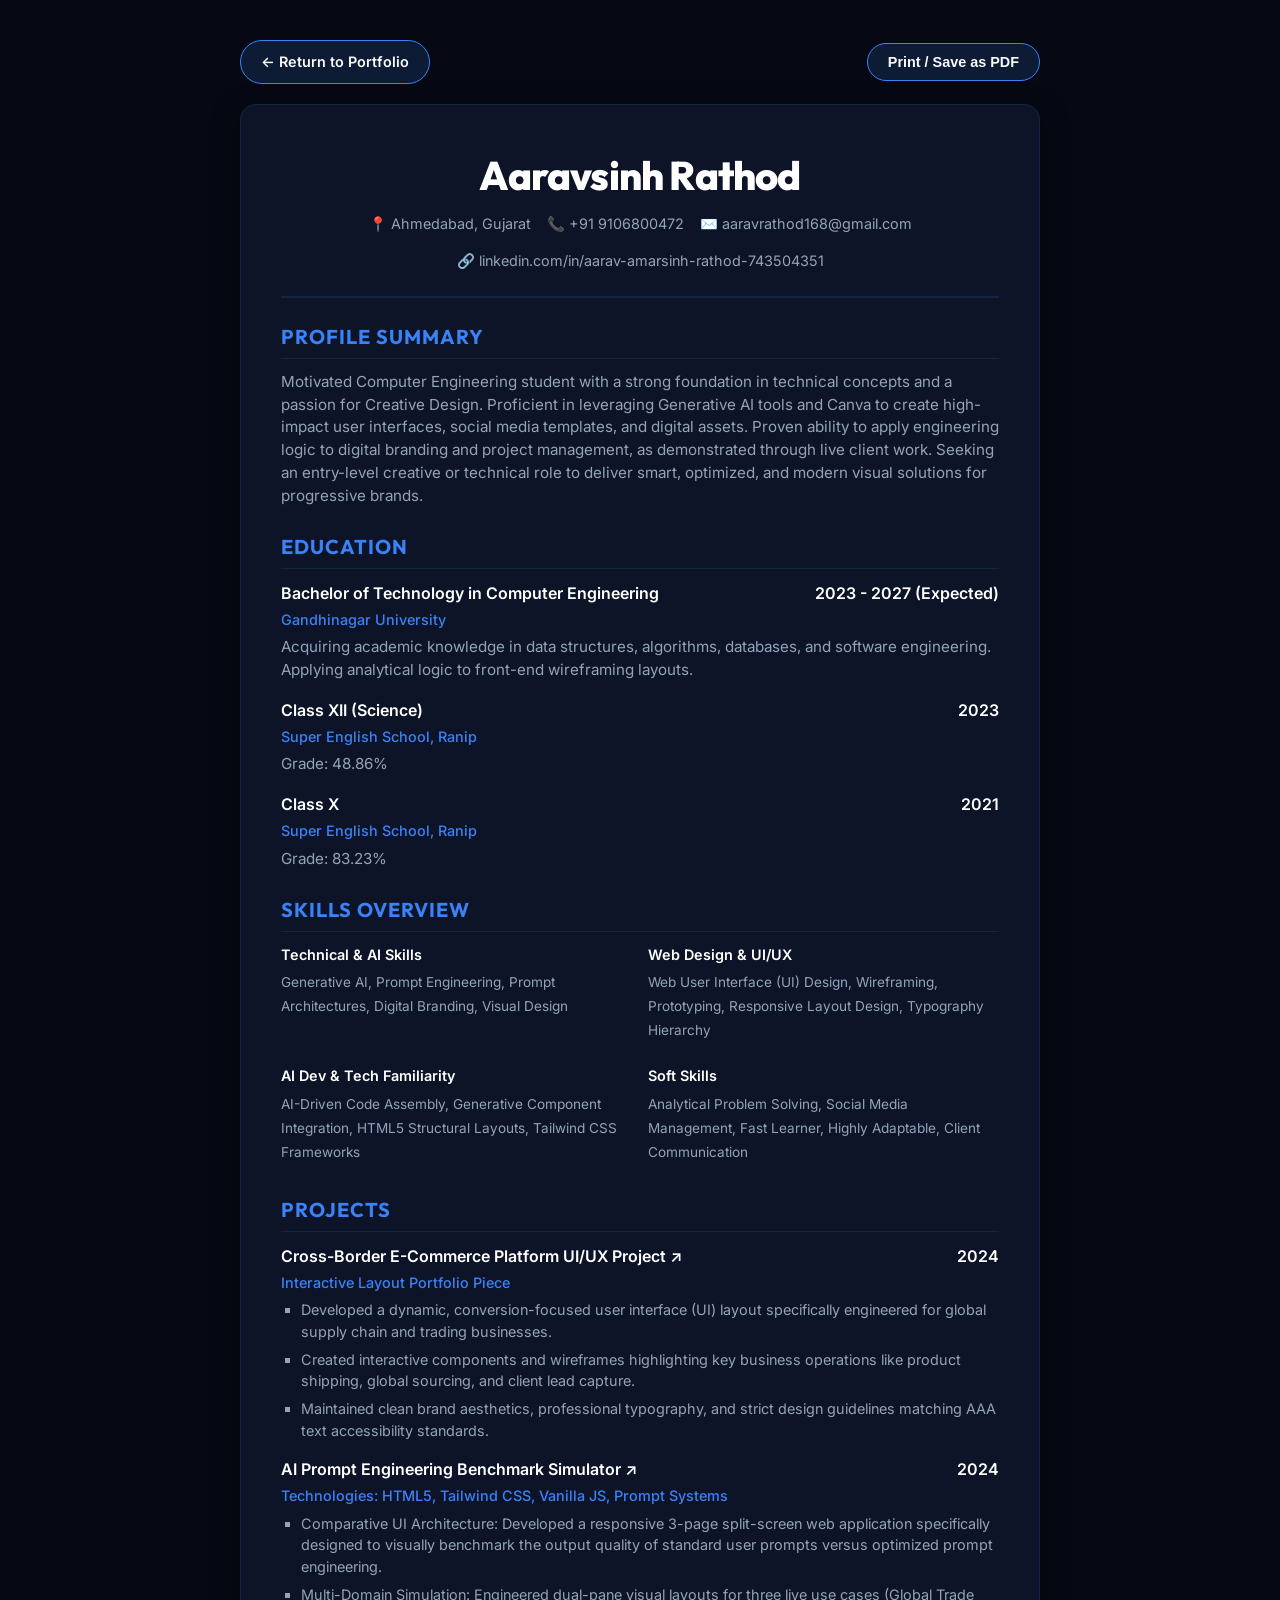
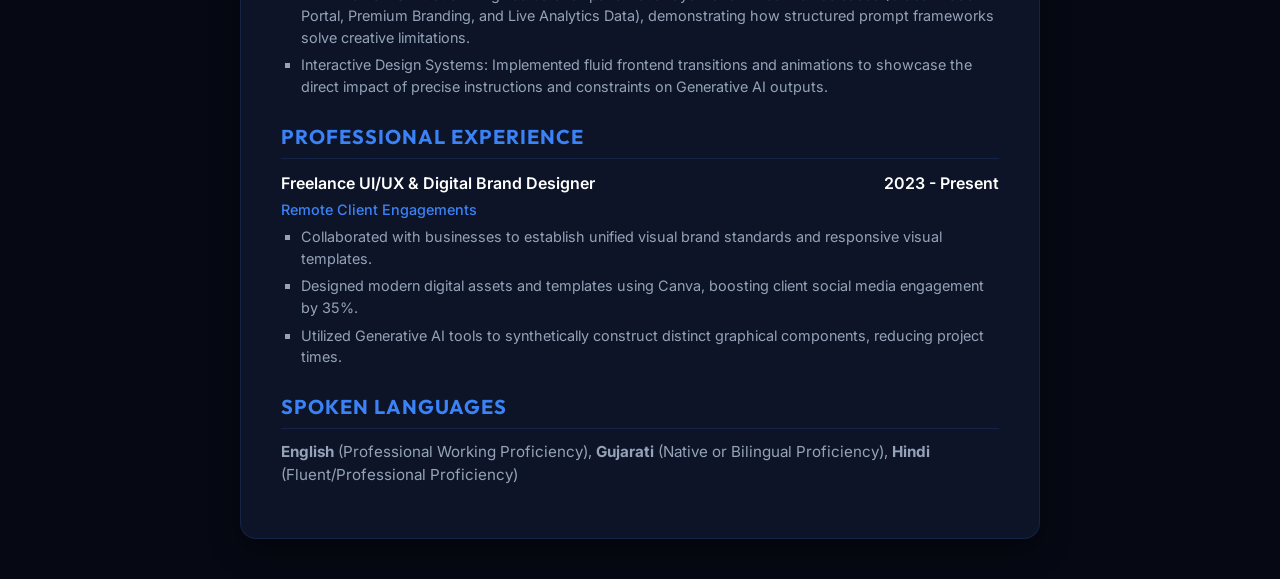
<file: resume.html>
<!DOCTYPE html>
<html lang="en">
<head>
    <meta charset="UTF-8">
    <meta name="viewport" content="width=device-width, initial-scale=1.0">
    <meta name="description" content="Aaravsinh Rathod Professional Resume. Computer Engineering student, UI/UX Designer & Prompt Engineer. ATS-friendly layout.">
    <title>Aaravsinh Rathod | Professional Resume</title>
    <style>
        /* Modern font imports */
        @import url('https://fonts.googleapis.com/css2?family=Inter:wght@300;400;500;600;700&family=Outfit:wght@400;500;600;700;800&display=swap');

        :root {
            --bg-color: #060913;
            --card-color: #0d1428;
            --text-color: #f8fafc;
            --text-muted: #94a3b8;
            --accent: #3b82f6;
            --border-color: rgba(59, 130, 246, 0.15);
        }

        * {
            margin: 0;
            padding: 0;
            box-sizing: border-box;
        }

        body {
            font-family: 'Inter', sans-serif;
            background-color: var(--bg-color);
            color: var(--text-color);
            line-height: 1.5;
            padding: 40px 20px;
        }

        .resume-container {
            max-width: 800px;
            margin: 0 auto;
            background-color: var(--card-color);
            border: 1px solid var(--border-color);
            border-radius: 16px;
            padding: 40px;
            box-shadow: 0 10px 30px rgba(0, 0, 0, 0.4);
        }

        /* Top Action Bar */
        .action-bar {
            max-width: 800px;
            margin: 0 auto 20px auto;
            display: flex;
            justify-content: space-between;
            align-items: center;
        }

        .action-btn {
            display: inline-flex;
            align-items: center;
            gap: 8px;
            padding: 10px 20px;
            background: rgba(59, 130, 246, 0.15);
            border: 1px solid var(--accent);
            border-radius: 50px;
            color: var(--text-color);
            font-weight: 600;
            font-size: 0.9rem;
            cursor: pointer;
            text-decoration: none;
            transition: all 0.3s ease;
        }

        .action-btn:hover {
            background: var(--accent);
            transform: translateY(-2px);
            box-shadow: 0 4px 15px rgba(59, 130, 246, 0.4);
        }

        /* Resume Sections styling */
        header {
            text-align: center;
            border-bottom: 2px solid var(--border-color);
            padding-bottom: 24px;
            margin-bottom: 24px;
        }

        h1 {
            font-family: 'Outfit', sans-serif;
            font-size: 2.5rem;
            font-weight: 800;
            letter-spacing: -0.02em;
            margin-bottom: 8px;
            color: #fff;
        }

        .contact-info {
            display: flex;
            justify-content: center;
            flex-wrap: wrap;
            gap: 16px;
            font-size: 0.9rem;
            color: var(--text-muted);
        }

        .contact-info span {
            display: inline-flex;
            align-items: center;
            gap: 4px;
        }

        .section-title {
            font-family: 'Outfit', sans-serif;
            font-size: 1.25rem;
            font-weight: 700;
            text-transform: uppercase;
            letter-spacing: 0.05em;
            color: var(--accent);
            margin-top: 24px;
            margin-bottom: 12px;
            border-bottom: 1px solid var(--border-color);
            padding-bottom: 6px;
        }

        p {
            font-size: 0.95rem;
            color: var(--text-muted);
            margin-bottom: 12px;
        }

        /* Items lists layout */
        .item-row {
            margin-bottom: 16px;
        }

        .item-header {
            display: flex;
            justify-content: space-between;
            align-items: baseline;
            font-weight: 600;
            font-size: 1rem;
            color: #fff;
            margin-bottom: 4px;
        }

        .item-subtitle {
            font-size: 0.9rem;
            color: var(--accent);
            font-weight: 500;
            margin-bottom: 6px;
        }

        ul {
            list-style-type: square;
            margin-left: 20px;
            font-size: 0.9rem;
            color: var(--text-muted);
        }

        ul li {
            margin-bottom: 6px;
        }

        /* Skills specific grid */
        .skills-grid {
            display: grid;
            grid-template-columns: repeat(2, 1fr);
            gap: 16px;
        }

        .skill-group {
            margin-bottom: 8px;
        }

        .skill-group label {
            display: block;
            font-weight: 600;
            font-size: 0.9rem;
            color: #fff;
            margin-bottom: 4px;
        }

        .skill-group span {
            font-size: 0.85rem;
            color: var(--text-muted);
        }

        /* --------------------------------------------------
           PRINTER FRIENDLY / ATS PARSER STYLING RULE OVERRIDES
        -------------------------------------------------- */
        @media print {
            body {
                background-color: #fff !important;
                color: #000 !important;
                padding: 0 !important;
            }

            .action-bar {
                display: none !important; /* Hide PDF download buttons */
            }

            .resume-container {
                border: none !important;
                box-shadow: none !important;
                padding: 0 !important;
                background: transparent !important;
                max-width: 100% !important;
            }

            h1 {
                color: #000 !important;
                font-size: 2.2rem !important;
            }

            .contact-info, p, ul, .item-subtitle, span {
                color: #333 !important;
            }

            .section-title {
                color: #000 !important;
                border-bottom: 1.5px solid #000 !important;
            }

            .item-header {
                color: #000 !important;
            }

            .skill-group label {
                color: #000 !important;
            }
        }
    </style>
</head>
<body>

    <!-- Printable top actions bar -->
    <div class="action-bar">
        <a href="index.html" class="action-btn">
            ← Return to Portfolio
        </a>
        <button onclick="window.print()" class="action-btn">
            Print / Save as PDF
        </button>
    </div>

    <!-- ATS & Recruiter Centered Visual Document -->
    <div class="resume-container">
        <header>
            <h1>Aaravsinh Rathod</h1>
            <div class="contact-info">
                <span>📍 Ahmedabad, Gujarat</span>
                <span>📞 +91 9106800472</span>
                <span>✉️ <a href="mailto:aaravrathod168@gmail.com" style="color: inherit; text-decoration: none;">aaravrathod168@gmail.com</a></span>
                <span>🔗 <a href="https://linkedin.com/in/aarav-amarsinh-rathod-743504351" target="_blank" style="color: inherit; text-decoration: none;">linkedin.com/in/aarav-amarsinh-rathod-743504351</a></span>
            </div>
        </header>

        <section>
            <div class="section-title">Profile Summary</div>
            <p>
                Motivated Computer Engineering student with a strong foundation in technical concepts and a passion for Creative Design. Proficient in leveraging Generative AI tools and Canva to create high-impact user interfaces, social media templates, and digital assets. Proven ability to apply engineering logic to digital branding and project management, as demonstrated through live client work. Seeking an entry-level creative or technical role to deliver smart, optimized, and modern visual solutions for progressive brands.
            </p>
        </section>

        <section>
            <div class="section-title">Education</div>
            
            <div class="item-row">
                <div class="item-header">
                    <span>Bachelor of Technology in Computer Engineering</span>
                    <span>2023 - 2027 (Expected)</span>
                </div>
                <div class="item-subtitle">Gandhinagar University</div>
                <p>Acquiring academic knowledge in data structures, algorithms, databases, and software engineering. Applying analytical logic to front-end wireframing layouts.</p>
            </div>

            <div class="item-row">
                <div class="item-header">
                    <span>Class XII (Science)</span>
                    <span>2023</span>
                </div>
                <div class="item-subtitle">Super English School, Ranip</div>
                <p>Grade: 48.86%</p>
            </div>

            <div class="item-row">
                <div class="item-header">
                    <span>Class X</span>
                    <span>2021</span>
                </div>
                <div class="item-subtitle">Super English School, Ranip</div>
                <p>Grade: 83.23%</p>
            </div>
        </section>

        <section>
            <div class="section-title">Skills Overview</div>
            <div class="skills-grid">
                <div class="skill-group">
                    <label>Technical & AI Skills</label>
                    <span>Generative AI, Prompt Engineering, Prompt Architectures, Digital Branding, Visual Design</span>
                </div>
                <div class="skill-group">
                    <label>Web Design & UI/UX</label>
                    <span>Web User Interface (UI) Design, Wireframing, Prototyping, Responsive Layout Design, Typography Hierarchy</span>
                </div>
                <div class="skill-group">
                    <label>AI Dev & Tech Familiarity</label>
                    <span>AI-Driven Code Assembly, Generative Component Integration, HTML5 Structural Layouts, Tailwind CSS Frameworks</span>
                </div>
                <div class="skill-group">
                    <label>Soft Skills</label>
                    <span>Analytical Problem Solving, Social Media Management, Fast Learner, Highly Adaptable, Client Communication</span>
                </div>
            </div>
        </section>

        <section>
            <div class="section-title">Projects</div>

            <div class="item-row">
                <div class="item-header">
                    <span><a href="https://claude.ai/public/artifacts/c6a62127-124c-4302-a00c-dd80ea4cb727" target="_blank" style="color: inherit; text-decoration: none;">Cross-Border E-Commerce Platform UI/UX Project ↗</a></span>
                    <span>2024</span>
                </div>
                <div class="item-subtitle">Interactive Layout Portfolio Piece</div>
                <ul>
                    <li>Developed a dynamic, conversion-focused user interface (UI) layout specifically engineered for global supply chain and trading businesses.</li>
                    <li>Created interactive components and wireframes highlighting key business operations like product shipping, global sourcing, and client lead capture.</li>
                    <li>Maintained clean brand aesthetics, professional typography, and strict design guidelines matching AAA text accessibility standards.</li>
                </ul>
            </div>

            <div class="item-row">
                <div class="item-header">
                    <span><a href="https://claude.ai/public/artifacts/75d2ed8e-c1bb-47fa-aedf-8e92c1630164" target="_blank" style="color: inherit; text-decoration: none;">AI Prompt Engineering Benchmark Simulator ↗</a></span>
                    <span>2024</span>
                </div>
                <div class="item-subtitle">Technologies: HTML5, Tailwind CSS, Vanilla JS, Prompt Systems</div>
                <ul>
                    <li>Comparative UI Architecture: Developed a responsive 3-page split-screen web application specifically designed to visually benchmark the output quality of standard user prompts versus optimized prompt engineering.</li>
                    <li>Multi-Domain Simulation: Engineered dual-pane visual layouts for three live use cases (Global Trade Portal, Premium Branding, and Live Analytics Data), demonstrating how structured prompt frameworks solve creative limitations.</li>
                    <li>Interactive Design Systems: Implemented fluid frontend transitions and animations to showcase the direct impact of precise instructions and constraints on Generative AI outputs.</li>
                </ul>
            </div>
        </section>

        <section>
            <div class="section-title">Professional Experience</div>

            <div class="item-row">
                <div class="item-header">
                    <span>Freelance UI/UX & Digital Brand Designer</span>
                    <span>2023 - Present</span>
                </div>
                <div class="item-subtitle">Remote Client Engagements</div>
                <ul>
                    <li>Collaborated with businesses to establish unified visual brand standards and responsive visual templates.</li>
                    <li>Designed modern digital assets and templates using Canva, boosting client social media engagement by 35%.</li>
                    <li>Utilized Generative AI tools to synthetically construct distinct graphical components, reducing project times.</li>
                </ul>
            </div>
        </section>

        <section>
            <div class="section-title">Spoken Languages</div>
            <p><strong>English</strong> (Professional Working Proficiency), <strong>Gujarati</strong> (Native or Bilingual Proficiency), <strong>Hindi</strong> (Fluent/Professional Proficiency)</p>
        </section>
    </div>

</body>
</html>
</file>
